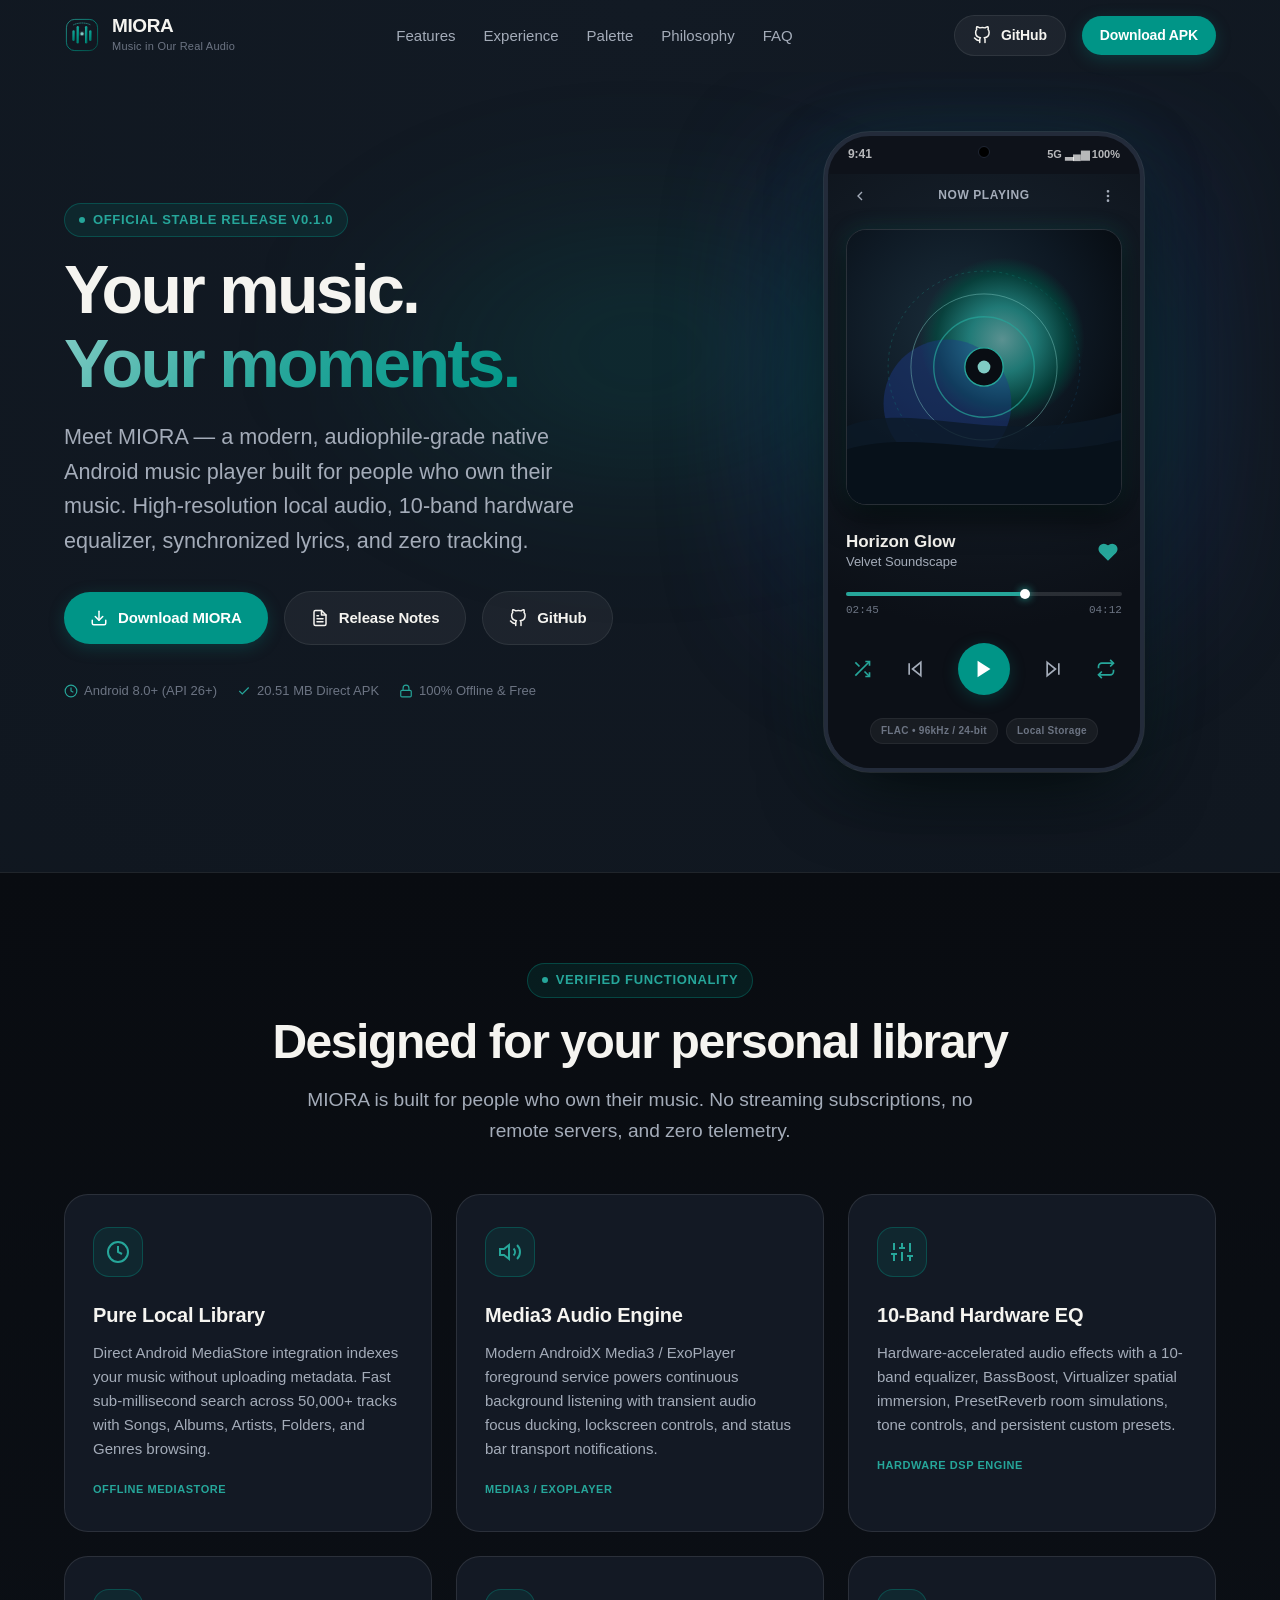
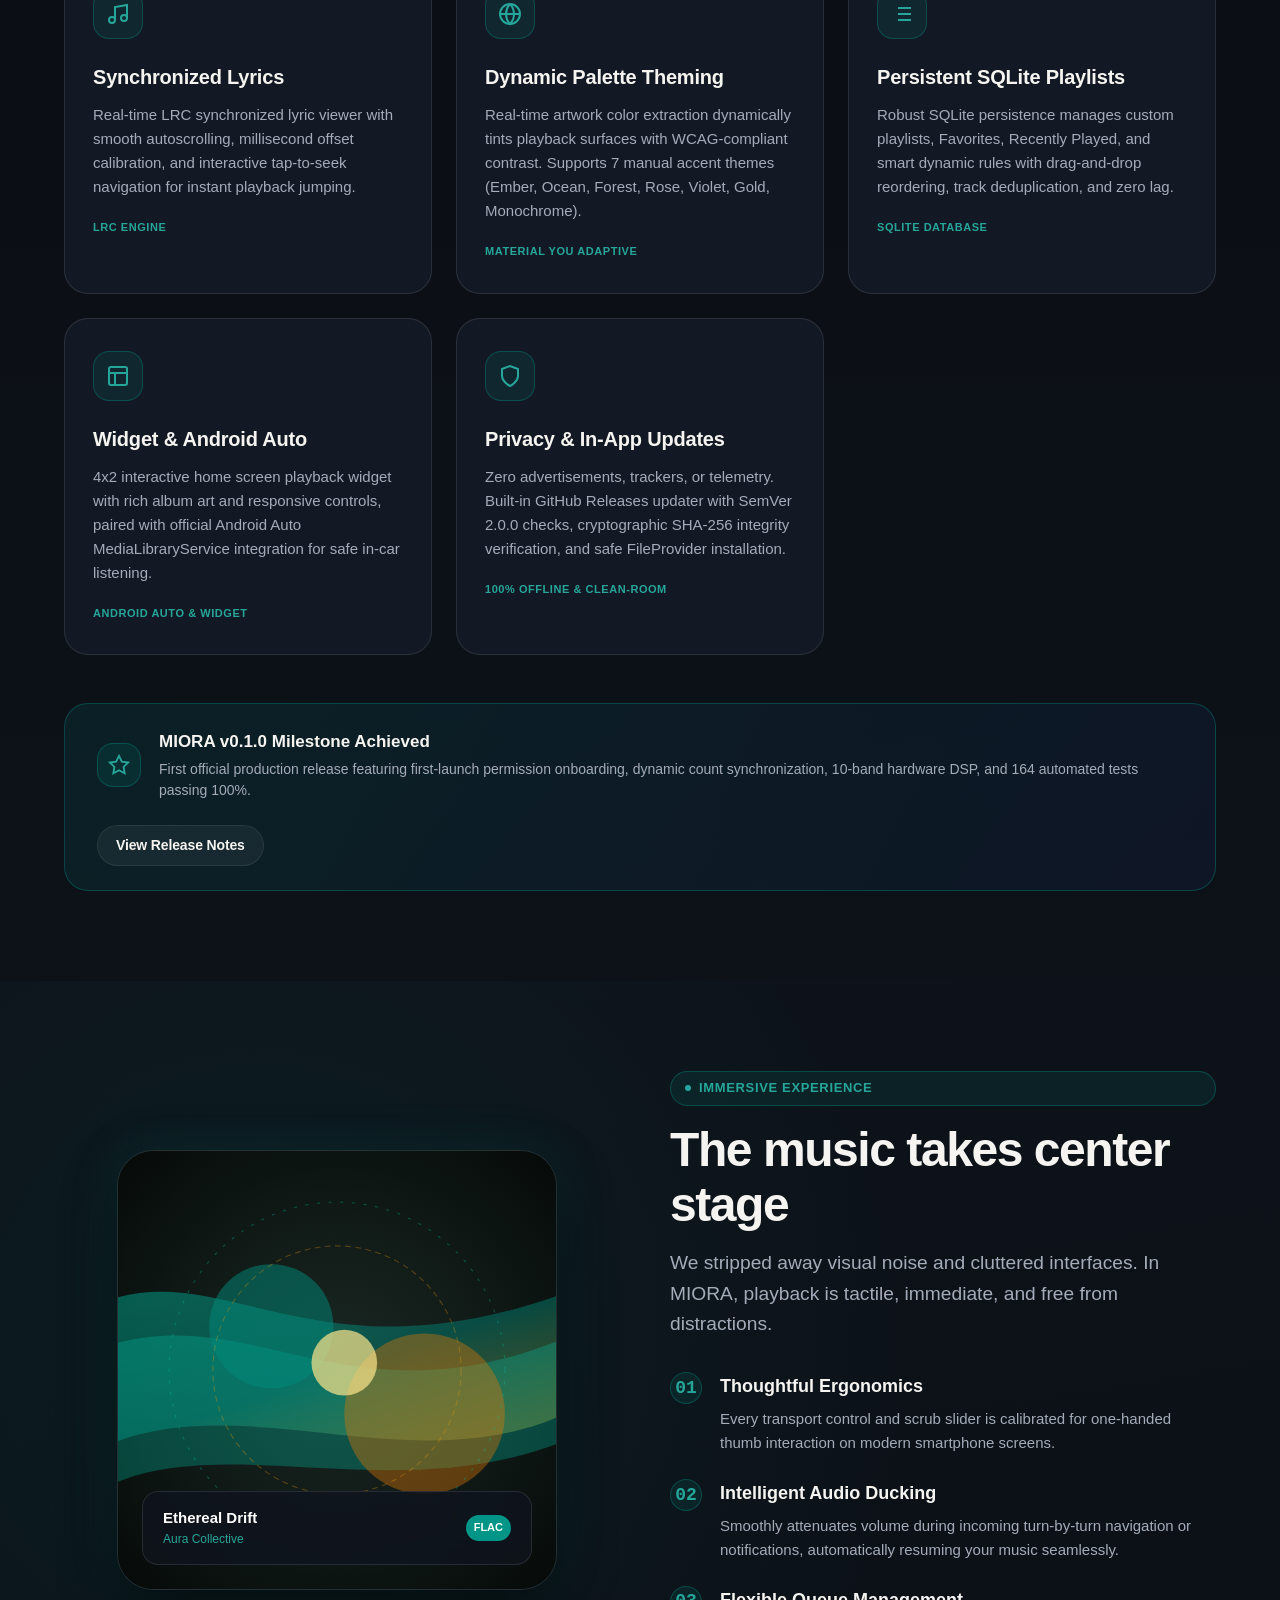
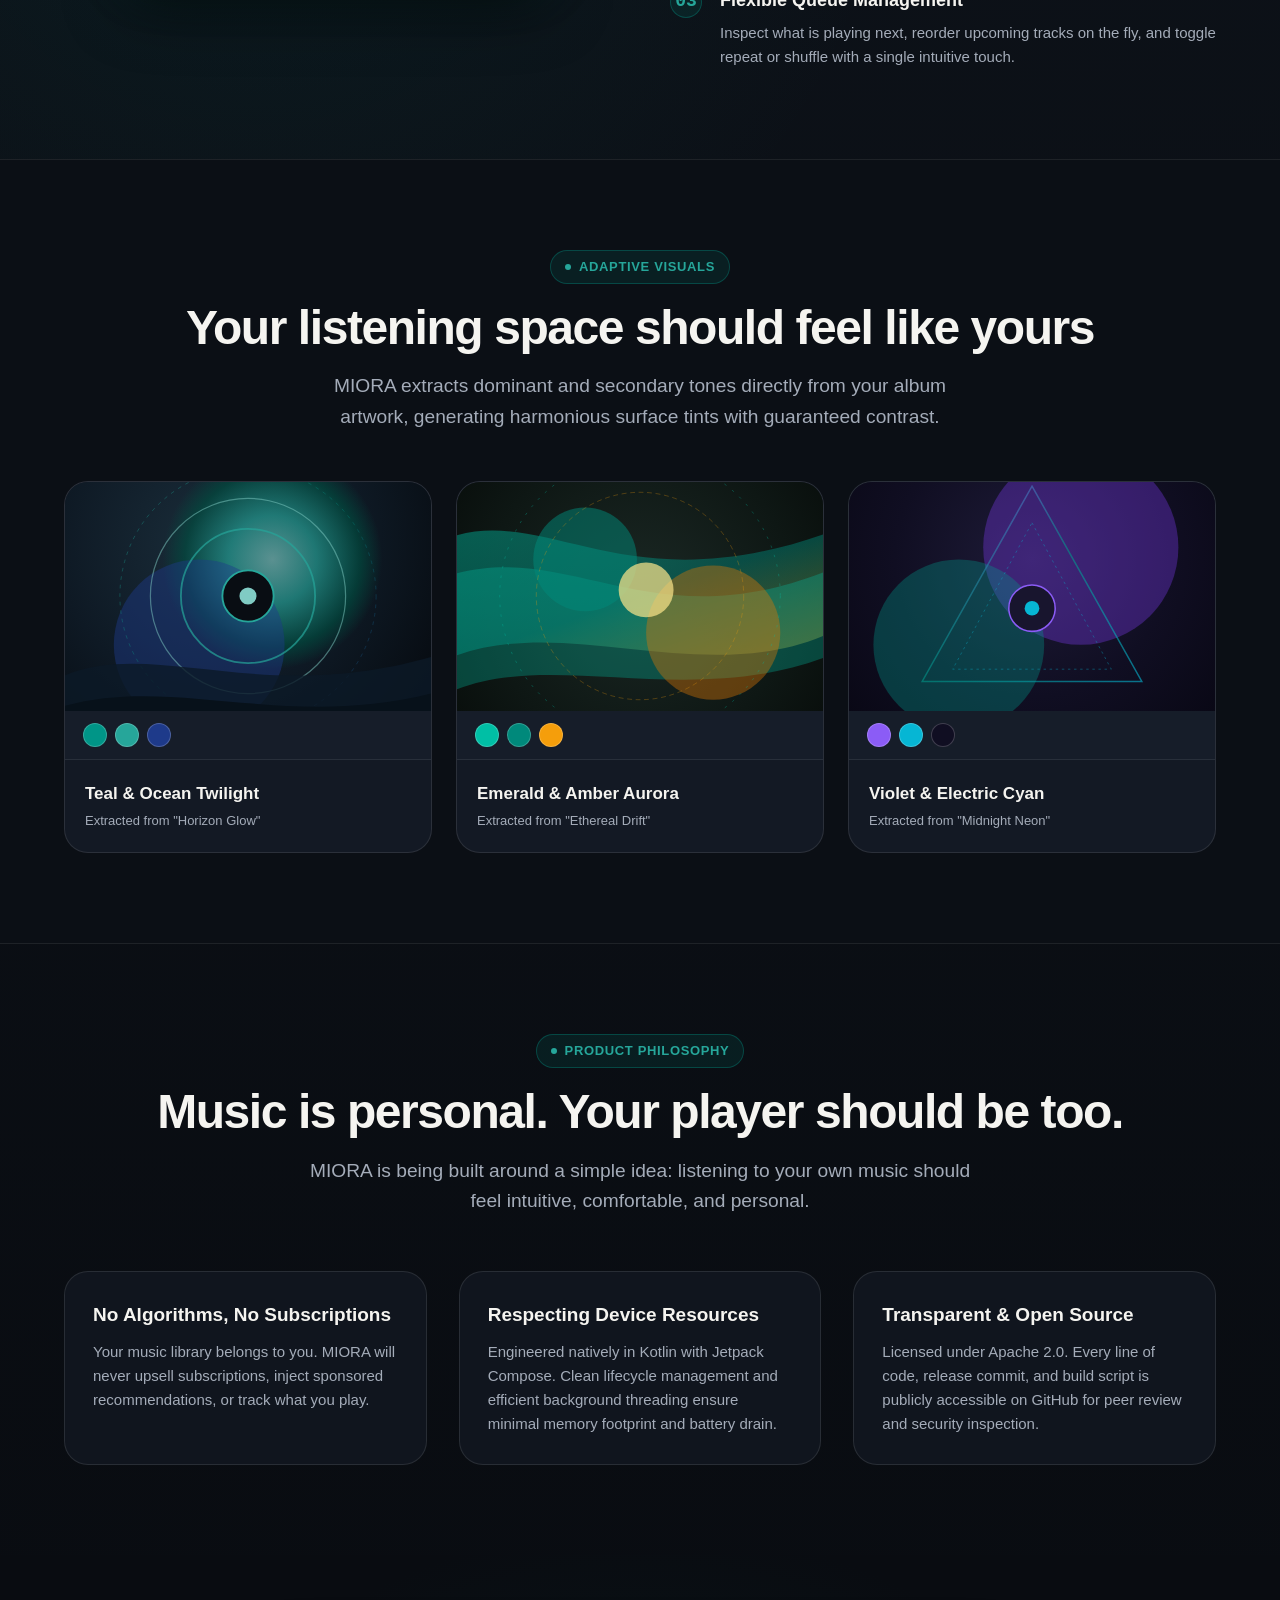
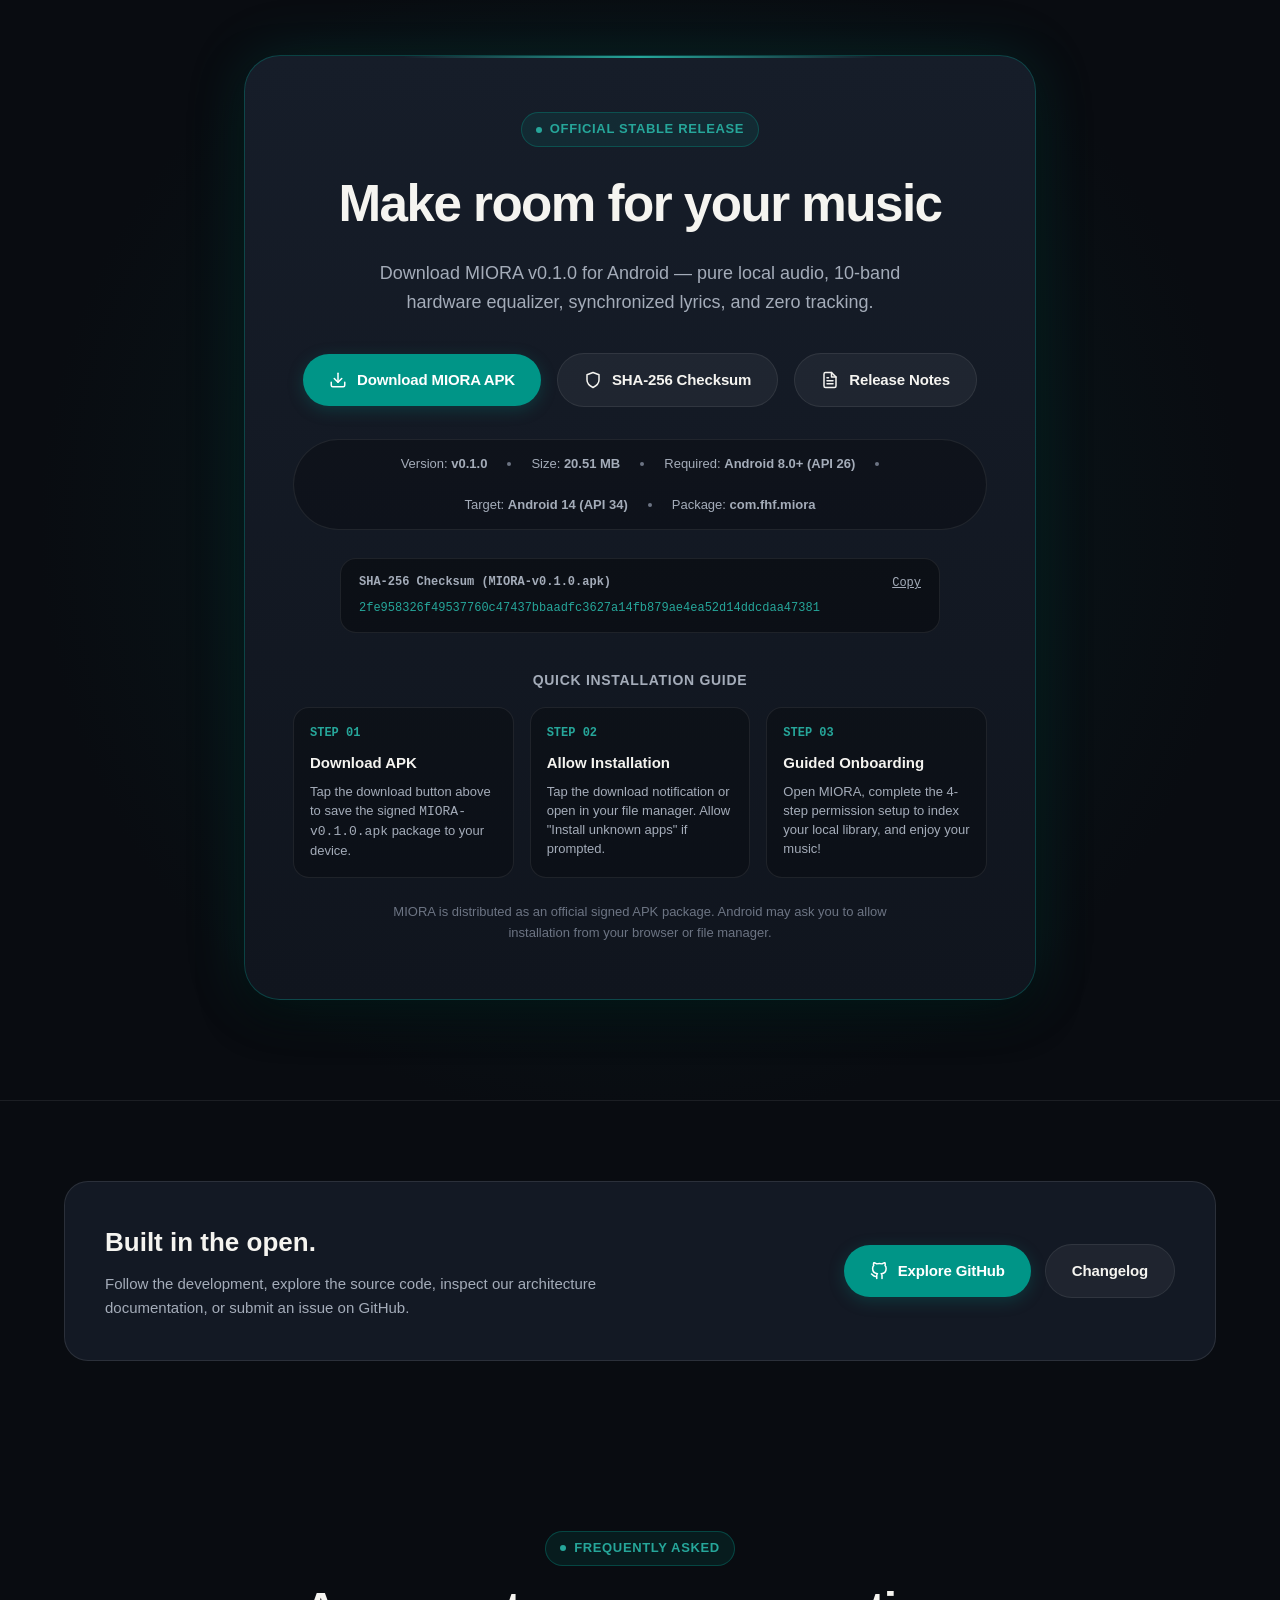
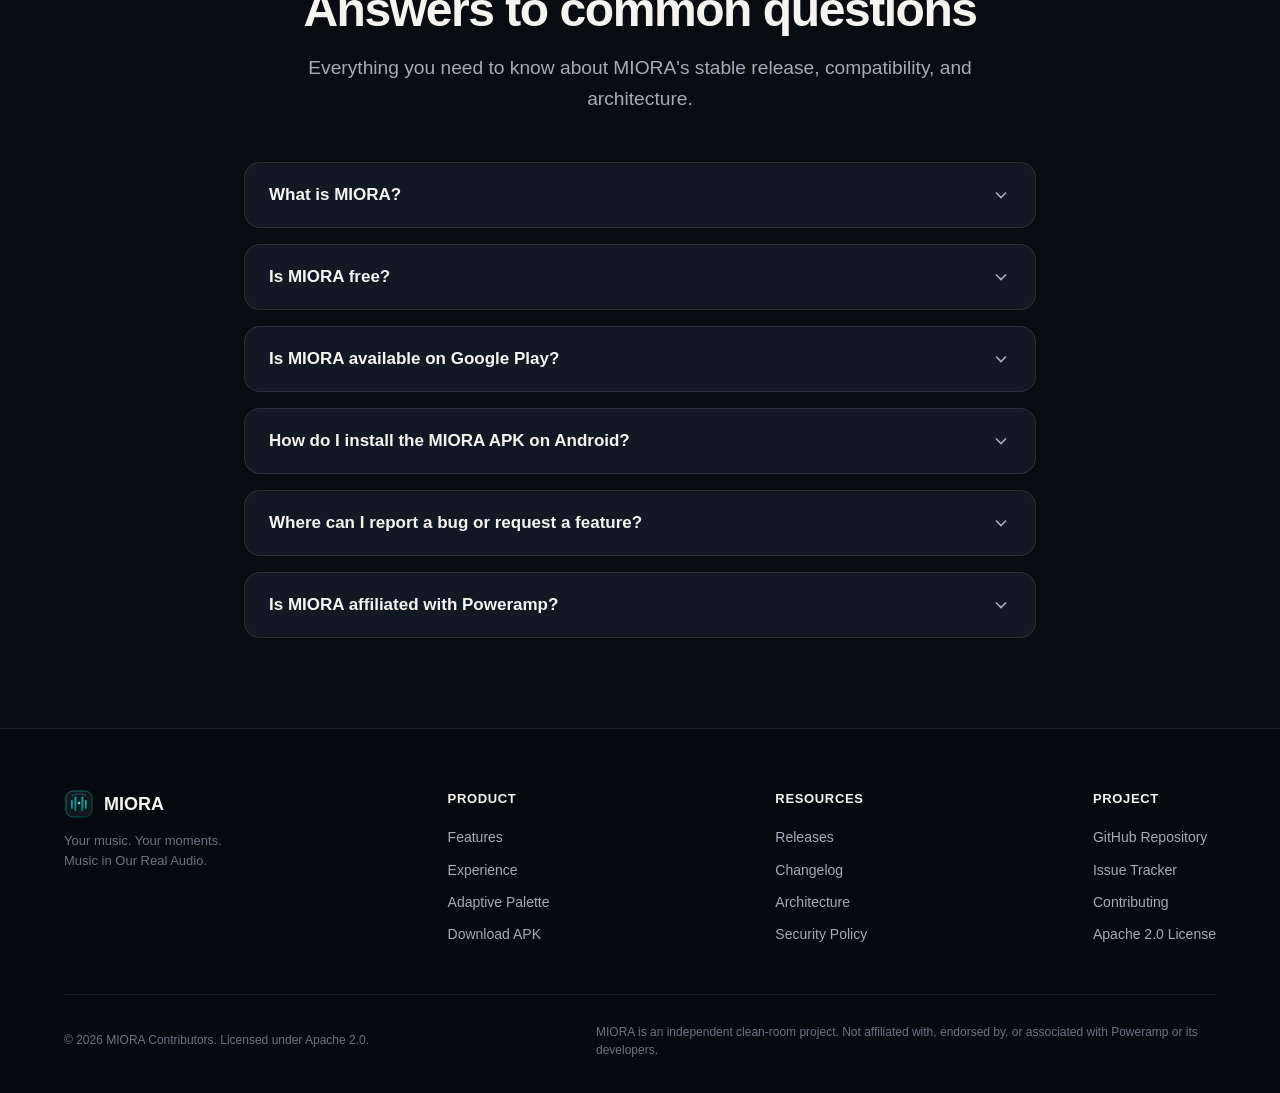
<file: docs/index.html>
<!DOCTYPE html>
<html lang="en">
<head>
  <meta charset="UTF-8">
  <meta name="viewport" content="width=device-width, initial-scale=1.0">
  <title>MIORA — Your Music. Your Moments.</title>
  <meta name="description" content="Discover MIORA, an independent, audiophile-grade native Android music player. Featuring pure offline playback, 10-band hardware equalizer, synced lyrics, dynamic artwork theming, and zero tracking.">
  <meta name="theme-color" content="#090C11">
  <link rel="canonical" href="https://mefahim.github.io/MIORA/">

  <!-- Open Graph / Facebook -->
  <meta property="og:type" content="website">
  <meta property="og:url" content="https://mefahim.github.io/MIORA/">
  <meta property="og:site_name" content="MIORA">
  <meta property="og:title" content="MIORA — Your Music. Your Moments. | Official Android Music Player">
  <meta property="og:description" content="Discover MIORA, an independent, audiophile-grade native Android music player. Featuring pure offline playback, 10-band hardware equalizer, synced lyrics, dynamic artwork theming, and zero tracking.">
  <meta property="og:image" content="https://mefahim.github.io/MIORA/assets/og-image.svg">

  <!-- Twitter Card -->
  <meta name="twitter:card" content="summary_large_image">
  <meta name="twitter:title" content="MIORA — Your Music. Your Moments. | Official Android Music Player">
  <meta name="twitter:description" content="Discover MIORA, an independent, audiophile-grade native Android music player. Featuring pure offline playback, 10-band hardware equalizer, synced lyrics, dynamic artwork theming, and zero tracking.">
  <meta name="twitter:image" content="https://mefahim.github.io/MIORA/assets/og-image.svg">

  <!-- Favicon -->
  <link rel="icon" type="image/svg+xml" href="assets/favicon.svg">
  <link rel="apple-touch-icon" href="assets/favicon.svg">

  <!-- Styles -->
  <link rel="stylesheet" href="css/main.css">
</head>
<body>
  <!-- Accessible Skip Navigation -->
  <a href="#main-content" class="skip-link">Skip to main content</a>

  <!-- Navigation Bar -->
  <header class="site-header" role="banner">
    <div class="container nav-container">
      <a href="#" class="brand-wrapper" aria-label="MIORA Home">
        <img src="assets/miora-logo.svg" alt="MIORA Logo" class="brand-logo-img" width="36" height="36">
        <div class="brand-text-group">
          <span class="brand-name">MIORA</span>
          <span class="brand-descriptor">Music in Our Real Audio</span>
        </div>
      </a>

      <nav class="nav-menu" aria-label="Main Navigation">
        <a href="#features" class="nav-link">Features</a>
        <a href="#experience" class="nav-link">Experience</a>
        <a href="#palette" class="nav-link">Palette</a>
        <a href="#philosophy" class="nav-link">Philosophy</a>
        <a href="#faq" class="nav-link">FAQ</a>
      </nav>

      <div class="nav-actions">
        <a href="https://github.com/mefahim/MIORA" class="btn btn-secondary btn-sm" target="_blank" rel="noopener noreferrer" data-repo-url>
          <svg class="btn-icon" viewBox="0 0 24 24"><path d="M9 19c-5 1.5-5-2.5-7-3m14 6v-3.87a3.37 3.37 0 0 0-.94-2.61c3.14-.35 6.44-1.54 6.44-7A5.44 5.44 0 0 0 20 4.77 5.07 5.07 0 0 0 19.91 1S18.73.65 16 2.48a13.38 13.38 0 0 0-7 0C6.27.65 5.09 1 5.09 1A5.07 5.07 0 0 0 5 4.77a5.44 5.44 0 0 0-1.5 3.78c0 5.42 3.3 6.61 6.44 7A3.37 3.37 0 0 0 9 18.13V22"></path></svg>
          GitHub
        </a>
        <a href="#download" class="btn btn-primary btn-sm">
          Download APK
        </a>
        <button class="mobile-nav-toggle" aria-label="Toggle navigation menu" aria-expanded="false">
          <svg viewBox="0 0 24 24"><line x1="3" y1="12" x2="21" y2="12"></line><line x1="3" y1="6" x2="21" y2="6"></line><line x1="3" y1="18" x2="21" y2="18"></line></svg>
        </button>
      </div>
    </div>
  </header>

  <!-- Mobile Drawer Menu -->
  <div class="mobile-drawer" role="dialog" aria-modal="true" aria-label="Mobile Navigation">
    <ul class="mobile-nav-list">
      <li><a href="#features">Features</a></li>
      <li><a href="#experience">Experience</a></li>
      <li><a href="#palette">Palette</a></li>
      <li><a href="#philosophy">Philosophy</a></li>
      <li><a href="#faq">FAQ</a></li>
      <li><a href="https://github.com/mefahim/MIORA" target="_blank" rel="noopener noreferrer" data-repo-url>GitHub Repository</a></li>
    </ul>
    <a href="https://github.com/mefahim/MIORA/releases/download/v0.1.0/MIORA-v0.1.0.apk" class="btn btn-primary" data-download-apk>
      Download APK
    </a>
  </div>

  <main id="main-content">
    <!-- Hero Section -->
    <section class="hero-section" aria-labelledby="hero-heading">
      <div class="hero-glow" aria-hidden="true"></div>
      <div class="container hero-grid">
        <div class="hero-content">
          <div class="section-badge">
            <span class="dot"></span>
            <span>Official Stable Release <span data-config-version>v0.1.0</span></span>
          </div>

          <h1 id="hero-heading" class="hero-headline">
            Your music.<br>
            <span class="accent-text">Your moments.</span>
          </h1>

          <p class="hero-subcopy">
            Meet MIORA — a modern, audiophile-grade native Android music player built for people who own their music. High-resolution local audio, 10-band hardware equalizer, synchronized lyrics, and zero tracking.
          </p>

          <div class="hero-ctas">
            <a href="https://github.com/mefahim/MIORA/releases/download/v0.1.0/MIORA-v0.1.0.apk" class="btn btn-primary" data-download-apk>
              <svg class="btn-icon" viewBox="0 0 24 24"><path d="M21 15v4a2 2 0 0 1-2 2H5a2 2 0 0 1-2-2v-4"></path><polyline points="7 10 12 15 17 10"></polyline><line x1="12" y1="15" x2="12" y2="3"></line></svg>
              Download MIORA
            </a>
            <a href="https://github.com/mefahim/MIORA/releases/tag/v0.1.0" class="btn btn-secondary" target="_blank" rel="noopener noreferrer" data-release-notes>
              <svg class="btn-icon" viewBox="0 0 24 24"><path d="M14 2H6a2 2 0 0 0-2 2v16a2 2 0 0 0 2 2h12a2 2 0 0 0 2-2V8z"></path><polyline points="14 2 14 8 20 8"></polyline><line x1="16" y1="13" x2="8" y2="13"></line><line x1="16" y1="17" x2="8" y2="17"></line><polyline points="10 9 9 9 8 9"></polyline></svg>
              Release Notes
            </a>
            <a href="https://github.com/mefahim/MIORA" class="btn btn-secondary" target="_blank" rel="noopener noreferrer" data-repo-url>
              <svg class="btn-icon" viewBox="0 0 24 24"><path d="M9 19c-5 1.5-5-2.5-7-3m14 6v-3.87a3.37 3.37 0 0 0-.94-2.61c3.14-.35 6.44-1.54 6.44-7A5.44 5.44 0 0 0 20 4.77 5.07 5.07 0 0 0 19.91 1S18.73.65 16 2.48a13.38 13.38 0 0 0-7 0C6.27.65 5.09 1 5.09 1A5.07 5.07 0 0 0 5 4.77a5.44 5.44 0 0 0-1.5 3.78c0 5.42 3.3 6.61 6.44 7A3.37 3.37 0 0 0 9 18.13V22"></path></svg>
              GitHub
            </a>
          </div>

          <div class="hero-metadata">
            <div class="hero-meta-item">
              <svg viewBox="0 0 24 24"><circle cx="12" cy="12" r="10"></circle><polyline points="12 6 12 12 16 14"></polyline></svg>
              <span>Android 8.0+ (API 26+)</span>
            </div>
            <div class="hero-meta-item">
              <svg viewBox="0 0 24 24"><path d="M20 6L9 17l-5-5"></path></svg>
              <span><span data-config-size>20.51 MB</span> Direct APK</span>
            </div>
            <div class="hero-meta-item">
              <svg viewBox="0 0 24 24"><rect x="3" y="11" width="18" height="11" rx="2" ry="2"></rect><path d="M7 11V7a5 5 0 0 1 10 0v4"></path></svg>
              <span>100% Offline &amp; Free</span>
            </div>
          </div>
        </div>

        <!-- Android Device Mockup (Now Playing Screen) -->
        <div class="mockup-wrapper">
          <div class="mockup-ambient-glow" aria-hidden="true"></div>
          <div class="device-frame" role="region" aria-label="MIORA Now Playing Screen Mockup">
            <!-- Device Status Bar -->
            <div class="device-statusbar">
              <span>9:41</span>
              <div class="device-camera" aria-hidden="true"></div>
              <div class="device-status-icons">5G ▂▄▆ 100%</div>
            </div>

            <!-- App Interface -->
            <div class="device-app">
              <div class="device-topbar">
                <button class="device-icon-btn" aria-label="Back"><svg viewBox="0 0 24 24"><polyline points="15 18 9 12 15 6"></polyline></svg></button>
                <span>Now Playing</span>
                <button class="device-icon-btn" aria-label="Menu"><svg viewBox="0 0 24 24"><circle cx="12" cy="12" r="1"></circle><circle cx="12" cy="5" r="1"></circle><circle cx="12" cy="19" r="1"></circle></svg></button>
              </div>

              <!-- Artwork -->
              <div class="device-artwork-box">
                <img src="assets/artwork-horizon.svg" alt="Album Artwork for Horizon Glow" width="280" height="280" loading="eager">
              </div>

              <!-- Track Meta -->
              <div class="device-track-info">
                <div class="device-track-meta">
                  <h4>Horizon Glow</h4>
                  <p>Velvet Soundscape</p>
                </div>
                <button class="device-icon-btn device-heart-btn" aria-label="Favorite"><svg viewBox="0 0 24 24"><path d="M20.84 4.61a5.5 5.5 0 0 0-7.78 0L12 5.67l-1.06-1.06a5.5 5.5 0 0 0-7.78 7.78l1.06 1.06L12 21.23l7.78-7.78 1.06-1.06a5.5 5.5 0 0 0 0-7.78z"></path></svg></button>
              </div>

              <!-- Scrubber -->
              <div class="device-scrubber-section">
                <div class="device-slider-track">
                  <div class="device-slider-fill"></div>
                  <div class="device-slider-thumb"></div>
                </div>
                <div class="device-time-row">
                  <span id="mockup-elapsed-time">02:45</span>
                  <span>04:12</span>
                </div>
              </div>

              <!-- Transport Controls -->
              <div class="device-controls-row">
                <button class="device-ctrl-btn" aria-label="Shuffle" style="color: var(--accent-light);">
                  <svg viewBox="0 0 24 24"><polyline points="16 3 21 3 21 8"></polyline><line x1="4" y1="20" x2="21" y2="3"></line><polyline points="21 16 21 21 16 21"></polyline><line x1="15" y1="15" x2="21" y2="21"></line><line x1="4" y1="4" x2="9" y2="9"></line></svg>
                </button>
                <button class="device-ctrl-btn" aria-label="Previous Track">
                  <svg viewBox="0 0 24 24"><polygon points="19 20 9 12 19 4 19 20"></polygon><line x1="5" y1="19" x2="5" y2="5"></line></svg>
                </button>
                <button id="mockup-play-btn" class="device-play-btn" aria-label="Play playback simulation">
                  <svg id="mockup-play-icon" viewBox="0 0 24 24"><polygon points="5 3 19 12 5 21 5 3"></polygon></svg>
                  <svg id="mockup-pause-icon" viewBox="0 0 24 24" style="display:none;"><rect x="6" y="4" width="4" height="16"></rect><rect x="14" y="4" width="4" height="16"></rect></svg>
                </button>
                <button class="device-ctrl-btn" aria-label="Next Track">
                  <svg viewBox="0 0 24 24"><polygon points="5 4 15 12 5 20 5 4"></polygon><line x1="19" y1="5" x2="19" y2="19"></line></svg>
                </button>
                <button class="device-ctrl-btn" aria-label="Repeat Mode" style="color: var(--accent-light);">
                  <svg viewBox="0 0 24 24"><polyline points="17 1 21 5 17 9"></polyline><path d="M3 11V9a4 4 0 0 1 4-4h14"></path><polyline points="7 23 3 19 7 15"></polyline><path d="M21 13v2a4 4 0 0 1-4 4H3"></path></svg>
                </button>
              </div>

              <!-- Format Badge -->
              <div class="device-chip-row">
                <span class="device-chip">FLAC • 96kHz / 24-bit</span>
                <span class="device-chip">Local Storage</span>
              </div>
            </div>
          </div>
        </div>
      </div>
    </section>

    <!-- Product Features Section (Verified Capabilities) -->
    <section id="features" class="features-section" aria-labelledby="features-heading">
      <div class="container">
        <div class="text-center">
          <div class="section-badge">
            <span class="dot"></span>
            <span>Verified Functionality</span>
          </div>
          <h2 id="features-heading" class="section-title">Designed for your personal library</h2>
          <p class="section-description">
            MIORA is built for people who own their music. No streaming subscriptions, no remote servers, and zero telemetry.
          </p>
        </div>

        <div class="features-grid">
          <!-- Feature 1: Pure Local Library -->
          <article class="feature-card">
            <div class="feature-icon-box">
              <svg viewBox="0 0 24 24"><circle cx="12" cy="12" r="10"></circle><path d="M12 6v6l4 2"></path></svg>
            </div>
            <h3 class="feature-title">Pure Local Library</h3>
            <p class="feature-text">
              Direct Android MediaStore integration indexes your music without uploading metadata. Fast sub-millisecond search across 50,000+ tracks with Songs, Albums, Artists, Folders, and Genres browsing.
            </p>
            <span class="feature-tag">Offline MediaStore</span>
          </article>

          <!-- Feature 2: Media3 Audio Engine -->
          <article class="feature-card">
            <div class="feature-icon-box">
              <svg viewBox="0 0 24 24"><polygon points="11 5 6 9 2 9 2 15 6 15 11 19 11 5"></polygon><path d="M19.07 4.93a10 10 0 0 1 0 14.14M15.54 8.46a5 5 0 0 1 0 7.07"></path></svg>
            </div>
            <h3 class="feature-title">Media3 Audio Engine</h3>
            <p class="feature-text">
              Modern AndroidX Media3 / ExoPlayer foreground service powers continuous background listening with transient audio focus ducking, lockscreen controls, and status bar transport notifications.
            </p>
            <span class="feature-tag">Media3 / ExoPlayer</span>
          </article>

          <!-- Feature 3: 10-Band Hardware Equalizer -->
          <article class="feature-card">
            <div class="feature-icon-box">
              <svg viewBox="0 0 24 24"><line x1="4" y1="21" x2="4" y2="14"></line><line x1="4" y1="10" x2="4" y2="3"></line><line x1="12" y1="21" x2="12" y2="12"></line><line x1="12" y1="8" x2="12" y2="3"></line><line x1="20" y1="21" x2="20" y2="16"></line><line x1="20" y1="12" x2="20" y2="3"></line><line x1="1" y1="14" x2="7" y2="14"></line><line x1="9" y1="8" x2="15" y2="8"></line><line x1="17" y1="16" x2="23" y2="16"></line></svg>
            </div>
            <h3 class="feature-title">10-Band Hardware EQ</h3>
            <p class="feature-text">
              Hardware-accelerated audio effects with a 10-band equalizer, BassBoost, Virtualizer spatial immersion, PresetReverb room simulations, tone controls, and persistent custom presets.
            </p>
            <span class="feature-tag">Hardware DSP Engine</span>
          </article>

          <!-- Feature 4: Synchronized Lyrics -->
          <article class="feature-card">
            <div class="feature-icon-box">
              <svg viewBox="0 0 24 24"><path d="M9 18V5l12-2v13"></path><circle cx="6" cy="18" r="3"></circle><circle cx="18" cy="16" r="3"></circle></svg>
            </div>
            <h3 class="feature-title">Synchronized Lyrics</h3>
            <p class="feature-text">
              Real-time LRC synchronized lyric viewer with smooth autoscrolling, millisecond offset calibration, and interactive tap-to-seek navigation for instant playback jumping.
            </p>
            <span class="feature-tag">LRC Engine</span>
          </article>

          <!-- Feature 5: Adaptive Palette & Accents -->
          <article class="feature-card">
            <div class="feature-icon-box">
              <svg viewBox="0 0 24 24"><circle cx="12" cy="12" r="10"></circle><path d="M12 2a14.5 14.5 0 0 0 0 20 14.5 14.5 0 0 0 0-20"></path><path d="M2 12h20"></path></svg>
            </div>
            <h3 class="feature-title">Dynamic Palette Theming</h3>
            <p class="feature-text">
              Real-time artwork color extraction dynamically tints playback surfaces with WCAG-compliant contrast. Supports 7 manual accent themes (Ember, Ocean, Forest, Rose, Violet, Gold, Monochrome).
            </p>
            <span class="feature-tag">Material You Adaptive</span>
          </article>

          <!-- Feature 6: SQLite Playlists -->
          <article class="feature-card">
            <div class="feature-icon-box">
              <svg viewBox="0 0 24 24"><line x1="8" y1="6" x2="21" y2="6"></line><line x1="8" y1="12" x2="21" y2="12"></line><line x1="8" y1="18" x2="21" y2="18"></line><line x1="3" y1="6" x2="3.01" y2="6"></line><line x1="3" y1="12" x2="3.01" y2="12"></line><line x1="3" y1="18" x2="3.01" y2="18"></line></svg>
            </div>
            <h3 class="feature-title">Persistent SQLite Playlists</h3>
            <p class="feature-text">
              Robust SQLite persistence manages custom playlists, Favorites, Recently Played, and smart dynamic rules with drag-and-drop reordering, track deduplication, and zero lag.
            </p>
            <span class="feature-tag">SQLite Database</span>
          </article>

          <!-- Feature 7: Home Widget & Auto -->
          <article class="feature-card">
            <div class="feature-icon-box">
              <svg viewBox="0 0 24 24"><rect x="3" y="3" width="18" height="18" rx="2" ry="2"></rect><line x1="3" y1="9" x2="21" y2="9"></line><line x1="9" y1="21" x2="9" y2="9"></line></svg>
            </div>
            <h3 class="feature-title">Widget &amp; Android Auto</h3>
            <p class="feature-text">
              4x2 interactive home screen playback widget with rich album art and responsive controls, paired with official Android Auto MediaLibraryService integration for safe in-car listening.
            </p>
            <span class="feature-tag">Android Auto &amp; Widget</span>
          </article>

          <!-- Feature 8: Privacy & In-App Updates -->
          <article class="feature-card">
            <div class="feature-icon-box">
              <svg viewBox="0 0 24 24"><path d="M12 22s8-4 8-10V5l-8-3-8 3v7c0 6 8 10 8 10z"></path></svg>
            </div>
            <h3 class="feature-title">Privacy &amp; In-App Updates</h3>
            <p class="feature-text">
              Zero advertisements, trackers, or telemetry. Built-in GitHub Releases updater with SemVer 2.0.0 checks, cryptographic SHA-256 integrity verification, and safe FileProvider installation.
            </p>
            <span class="feature-tag">100% Offline &amp; Clean-Room</span>
          </article>
        </div>

        <!-- Release Spotlight Banner -->
        <div class="release-spotlight-banner">
          <div class="spotlight-content">
            <div class="spotlight-icon">
              <svg viewBox="0 0 24 24"><path d="M12 2l3.09 6.26L22 9.27l-5 4.87 1.18 6.88L12 17.77l-6.18 3.25L7 14.14 2 9.27l6.91-1.01L12 2z"></path></svg>
            </div>
            <div class="spotlight-text">
              <h4>MIORA v0.1.0 Milestone Achieved</h4>
              <p>First official production release featuring first-launch permission onboarding, dynamic count synchronization, 10-band hardware DSP, and 164 automated tests passing 100%.</p>
            </div>
          </div>
          <a href="https://github.com/mefahim/MIORA/releases/tag/v0.1.0" class="btn btn-secondary btn-sm" target="_blank" rel="noopener noreferrer" data-release-notes>
            View Release Notes
          </a>
        </div>
      </div>
    </section>

    <!-- Immersive Player Showcase -->
    <section id="experience" class="showcase-section" aria-labelledby="showcase-heading">
      <div class="container showcase-grid">
        <div class="showcase-artwork-stage">
          <div class="showcase-art-card">
            <img src="assets/artwork-drift.svg" alt="Album Artwork for Ethereal Drift" width="440" height="440" loading="lazy">
            <div class="showcase-floating-chip">
              <div class="chip-meta">
                <h5>Ethereal Drift</h5>
                <p>Aura Collective</p>
              </div>
              <span class="chip-badge">FLAC</span>
            </div>
          </div>
        </div>

        <div class="showcase-details">
          <div class="section-badge">
            <span class="dot"></span>
            <span>Immersive Experience</span>
          </div>
          <h2 id="showcase-heading" class="section-title">The music takes center stage</h2>
          <p class="section-description">
            We stripped away visual noise and cluttered interfaces. In MIORA, playback is tactile, immediate, and free from distractions.
          </p>

          <div class="showcase-points">
            <div class="showcase-point">
              <span class="point-number">01</span>
              <div class="point-body">
                <h4>Thoughtful Ergonomics</h4>
                <p>Every transport control and scrub slider is calibrated for one-handed thumb interaction on modern smartphone screens.</p>
              </div>
            </div>

            <div class="showcase-point">
              <span class="point-number">02</span>
              <div class="point-body">
                <h4>Intelligent Audio Ducking</h4>
                <p>Smoothly attenuates volume during incoming turn-by-turn navigation or notifications, automatically resuming your music seamlessly.</p>
              </div>
            </div>

            <div class="showcase-point">
              <span class="point-number">03</span>
              <div class="point-body">
                <h4>Flexible Queue Management</h4>
                <p>Inspect what is playing next, reorder upcoming tracks on the fly, and toggle repeat or shuffle with a single intuitive touch.</p>
              </div>
            </div>
          </div>
        </div>
      </div>
    </section>

    <!-- Personalization / Dynamic Palette Section -->
    <section id="palette" class="palette-section" aria-labelledby="palette-heading">
      <div class="container">
        <div class="text-center">
          <div class="section-badge">
            <span class="dot"></span>
            <span>Adaptive Visuals</span>
          </div>
          <h2 id="palette-heading" class="section-title">Your listening space should feel like yours</h2>
          <p class="section-description">
            MIORA extracts dominant and secondary tones directly from your album artwork, generating harmonious surface tints with guaranteed contrast.
          </p>
        </div>

        <div class="palette-demo-grid">
          <!-- Palette 1 -->
          <div class="palette-sample-card">
            <div class="palette-sample-art">
              <img src="assets/artwork-horizon.svg" alt="Horizon Glow artwork sample" width="360" height="225" loading="lazy">
            </div>
            <div class="palette-swatches">
              <div class="swatch" style="background: #009587;" title="Primary Accent"></div>
              <div class="swatch" style="background: #26A69A;" title="Light Tone"></div>
              <div class="swatch" style="background: #1E3A8A;" title="Deep Undertone"></div>
            </div>
            <div class="palette-sample-info">
              <h4>Teal &amp; Ocean Twilight</h4>
              <p>Extracted from "Horizon Glow"</p>
            </div>
          </div>

          <!-- Palette 2 -->
          <div class="palette-sample-card">
            <div class="palette-sample-art">
              <img src="assets/artwork-drift.svg" alt="Ethereal Drift artwork sample" width="360" height="225" loading="lazy">
            </div>
            <div class="palette-swatches">
              <div class="swatch" style="background: #00BFA5;" title="Primary Accent"></div>
              <div class="swatch" style="background: #00897B;" title="Light Tone"></div>
              <div class="swatch" style="background: #F59E0B;" title="Deep Undertone"></div>
            </div>
            <div class="palette-sample-info">
              <h4>Emerald &amp; Amber Aurora</h4>
              <p>Extracted from "Ethereal Drift"</p>
            </div>
          </div>

          <!-- Palette 3 -->
          <div class="palette-sample-card">
            <div class="palette-sample-art">
              <img src="assets/artwork-midnight.svg" alt="Midnight Neon artwork sample" width="360" height="225" loading="lazy">
            </div>
            <div class="palette-swatches">
              <div class="swatch" style="background: #8B5CF6;" title="Primary Accent"></div>
              <div class="swatch" style="background: #06B6D4;" title="Light Tone"></div>
              <div class="swatch" style="background: #100E22;" title="Deep Undertone"></div>
            </div>
            <div class="palette-sample-info">
              <h4>Violet &amp; Electric Cyan</h4>
              <p>Extracted from "Midnight Neon"</p>
            </div>
          </div>
        </div>
      </div>
    </section>

    <!-- Why MIORA / Product Philosophy -->
    <section id="philosophy" class="philosophy-section" aria-labelledby="philosophy-heading">
      <div class="container">
        <div class="text-center">
          <div class="section-badge">
            <span class="dot"></span>
            <span>Product Philosophy</span>
          </div>
          <h2 id="philosophy-heading" class="section-title">Music is personal. Your player should be too.</h2>
          <p class="section-description">
            MIORA is being built around a simple idea: listening to your own music should feel intuitive, comfortable, and personal.
          </p>
        </div>

        <div class="philosophy-grid">
          <div class="philosophy-item">
            <h3>No Algorithms, No Subscriptions</h3>
            <p>
              Your music library belongs to you. MIORA will never upsell subscriptions, inject sponsored recommendations, or track what you play.
            </p>
          </div>

          <div class="philosophy-item">
            <h3>Respecting Device Resources</h3>
            <p>
              Engineered natively in Kotlin with Jetpack Compose. Clean lifecycle management and efficient background threading ensure minimal memory footprint and battery drain.
            </p>
          </div>

          <div class="philosophy-item">
            <h3>Transparent &amp; Open Source</h3>
            <p>
              Licensed under Apache 2.0. Every line of code, release commit, and build script is publicly accessible on GitHub for peer review and security inspection.
            </p>
          </div>
        </div>
      </div>
    </section>

    <!-- Download Section (Single Source Configured) -->
    <section id="download" class="download-section" aria-labelledby="download-heading">
      <div class="container container-narrow">
        <div class="download-card">
          <div class="section-badge">
            <span class="dot"></span>
            <span>Official Stable Release</span>
          </div>

          <h2 id="download-heading" class="download-title">Make room for your music</h2>
          <p class="download-desc">
            Download MIORA v0.1.0 for Android — pure local audio, 10-band hardware equalizer, synchronized lyrics, and zero tracking.
          </p>

          <div class="download-actions-group">
            <a href="https://github.com/mefahim/MIORA/releases/download/v0.1.0/MIORA-v0.1.0.apk" class="btn btn-primary" data-download-apk>
              <svg class="btn-icon" viewBox="0 0 24 24"><path d="M21 15v4a2 2 0 0 1-2 2H5a2 2 0 0 1-2-2v-4"></path><polyline points="7 10 12 15 17 10"></polyline><line x1="12" y1="15" x2="12" y2="3"></line></svg>
              Download MIORA APK
            </a>
            <a href="https://github.com/mefahim/MIORA/releases/download/v0.1.0/MIORA-v0.1.0.apk.sha256" class="btn btn-secondary" target="_blank" rel="noopener noreferrer" data-checksum-url>
              <svg class="btn-icon" viewBox="0 0 24 24"><path d="M12 22s8-4 8-10V5l-8-3-8 3v7c0 6 8 10 8 10z"></path></svg>
              SHA-256 Checksum
            </a>
            <a href="https://github.com/mefahim/MIORA/releases/tag/v0.1.0" class="btn btn-secondary" target="_blank" rel="noopener noreferrer" data-release-notes>
              <svg class="btn-icon" viewBox="0 0 24 24"><path d="M14 2H6a2 2 0 0 0-2 2v16a2 2 0 0 0 2 2h12a2 2 0 0 0 2-2V8z"></path><polyline points="14 2 14 8 20 8"></polyline><line x1="16" y1="13" x2="8" y2="13"></line><line x1="16" y1="17" x2="8" y2="17"></line><polyline points="10 9 9 9 8 9"></polyline></svg>
              Release Notes
            </a>
          </div>

          <div class="release-metadata-pillbox">
            <span>Version: <strong data-config-version>v0.1.0</strong></span>
            <span class="meta-divider" aria-hidden="true"></span>
            <span>Size: <strong data-config-size>20.51 MB</strong></span>
            <span class="meta-divider" aria-hidden="true"></span>
            <span>Required: <strong data-config-android>Android 8.0+ (API 26)</strong></span>
            <span class="meta-divider" aria-hidden="true"></span>
            <span>Target: <strong data-config-target-android>Android 14 (API 34)</strong></span>
            <span class="meta-divider" aria-hidden="true"></span>
            <span>Package: <strong data-config-package>com.fhf.miora</strong></span>
          </div>

          <div class="checksum-drawer">
            <div class="checksum-header">
              <span>SHA-256 Checksum (MIORA-v0.1.0.apk)</span>
              <button id="copy-checksum-btn" style="color:var(--text-secondary); font-size:0.75rem; text-decoration:underline;">Copy</button>
            </div>
            <div class="checksum-value" data-config-sha256>
              2fe958326f49537760c47437bbaadfc3627a14fb879ae4ea52d14ddcdaa47381
            </div>
          </div>

          <!-- Installation Guide -->
          <div class="install-guide-section">
            <h4 class="install-guide-title">Quick Installation Guide</h4>
            <div class="install-steps-grid">
              <div class="install-step-card">
                <span class="install-step-num">STEP 01</span>
                <h5>Download APK</h5>
                <p>Tap the download button above to save the signed <code>MIORA-v0.1.0.apk</code> package to your device.</p>
              </div>
              <div class="install-step-card">
                <span class="install-step-num">STEP 02</span>
                <h5>Allow Installation</h5>
                <p>Tap the download notification or open in your file manager. Allow "Install unknown apps" if prompted.</p>
              </div>
              <div class="install-step-card">
                <span class="install-step-num">STEP 03</span>
                <h5>Guided Onboarding</h5>
                <p>Open MIORA, complete the 4-step permission setup to index your local library, and enjoy your music!</p>
              </div>
            </div>
          </div>

          <p class="install-disclaimer">
            MIORA is distributed as an official signed APK package. Android may ask you to allow installation from your browser or file manager.
          </p>
        </div>
      </div>
    </section>

    <!-- Open Source & GitHub Section -->
    <section id="github" class="github-section" aria-labelledby="github-heading">
      <div class="container">
        <div class="github-box">
          <div class="github-info">
            <h2 id="github-heading" style="font-size:1.625rem; font-weight:800; color:var(--text-primary); margin-bottom:8px;">Built in the open.</h2>
            <p>
              Follow the development, explore the source code, inspect our architecture documentation, or submit an issue on GitHub.
            </p>
          </div>

          <div class="github-links-row">
            <a href="https://github.com/mefahim/MIORA" class="btn btn-primary" target="_blank" rel="noopener noreferrer" data-repo-url>
              <svg class="btn-icon" viewBox="0 0 24 24"><path d="M9 19c-5 1.5-5-2.5-7-3m14 6v-3.87a3.37 3.37 0 0 0-.94-2.61c3.14-.35 6.44-1.54 6.44-7A5.44 5.44 0 0 0 20 4.77 5.07 5.07 0 0 0 19.91 1S18.73.65 16 2.48a13.38 13.38 0 0 0-7 0C6.27.65 5.09 1 5.09 1A5.07 5.07 0 0 0 5 4.77a5.44 5.44 0 0 0-1.5 3.78c0 5.42 3.3 6.61 6.44 7A3.37 3.37 0 0 0 9 18.13V22"></path></svg>
              Explore GitHub
            </a>
            <a href="https://github.com/mefahim/MIORA/blob/main/CHANGELOG.md" class="btn btn-secondary" target="_blank" rel="noopener noreferrer">
              Changelog
            </a>
          </div>
        </div>
      </div>
    </section>

    <!-- FAQ Section (Accessible Accordion) -->
    <section id="faq" class="faq-section" aria-labelledby="faq-heading">
      <div class="container container-narrow">
        <div class="text-center">
          <div class="section-badge">
            <span class="dot"></span>
            <span>Frequently Asked</span>
          </div>
          <h2 id="faq-heading" class="section-title">Answers to common questions</h2>
          <p class="section-description">
            Everything you need to know about MIORA's stable release, compatibility, and architecture.
          </p>
        </div>

        <div class="faq-list" role="region" aria-label="Frequently Asked Questions">
          <!-- Q1 -->
          <div class="faq-item">
            <button class="faq-question-btn" aria-expanded="false" aria-controls="faq-a1" id="faq-q1">
              <span>What is MIORA?</span>
              <svg class="faq-icon" viewBox="0 0 24 24"><polyline points="6 9 12 15 18 9"></polyline></svg>
            </button>
            <div class="faq-answer-panel" id="faq-a1" role="region" aria-labelledby="faq-q1">
              <div class="faq-answer-content">
                MIORA (Music in Our Real Audio) is an independent, clean-room native Android music player crafted specifically for personal offline music collections. It focuses on intuitive playback ergonomics, 10-band hardware equalizer DSP, synchronized LRC lyrics, dynamic album art color palettes, and respect for device resources.
              </div>
            </div>
          </div>

          <!-- Q2 -->
          <div class="faq-item">
            <button class="faq-question-btn" aria-expanded="false" aria-controls="faq-a2" id="faq-q2">
              <span>Is MIORA free?</span>
              <svg class="faq-icon" viewBox="0 0 24 24"><polyline points="6 9 12 15 18 9"></polyline></svg>
            </button>
            <div class="faq-answer-panel" id="faq-a2" role="region" aria-labelledby="faq-q2">
              <div class="faq-answer-content">
                Yes. MIORA is completely free, open source, and built without advertisements, in-app purchases, or subscription paywalls.
              </div>
            </div>
          </div>

          <!-- Q3 -->
          <div class="faq-item">
            <button class="faq-question-btn" aria-expanded="false" aria-controls="faq-a3" id="faq-q3">
              <span>Is MIORA available on Google Play?</span>
              <svg class="faq-icon" viewBox="0 0 24 24"><polyline points="6 9 12 15 18 9"></polyline></svg>
            </button>
            <div class="faq-answer-panel" id="faq-a3" role="region" aria-labelledby="faq-q3">
              <div class="faq-answer-content">
                MIORA is currently distributed directly via GitHub Releases as an official signed APK. This ensures direct access to stable releases, zero store tracking or account mandates, and complete user privacy. Google Play distribution may be introduced in a future release cycle.
              </div>
            </div>
          </div>

          <!-- Q4 -->
          <div class="faq-item">
            <button class="faq-question-btn" aria-expanded="false" aria-controls="faq-a4" id="faq-q4">
              <span>How do I install the MIORA APK on Android?</span>
              <svg class="faq-icon" viewBox="0 0 24 24"><polyline points="6 9 12 15 18 9"></polyline></svg>
            </button>
            <div class="faq-answer-panel" id="faq-a4" role="region" aria-labelledby="faq-q4">
              <div class="faq-answer-content">
                Download the official APK file (<code>MIORA-v0.1.0.apk</code>) onto your Android device (Android 8.0 or newer). Open your notification drawer or file manager, tap the downloaded APK, and allow installation from your browser or file manager if prompted. After installation, launch MIORA and follow the quick 4-step permission onboarding to scan your local media. Future updates are handled seamlessly via MIORA's built-in update engine.
              </div>
            </div>
          </div>

          <!-- Q5 -->
          <div class="faq-item">
            <button class="faq-question-btn" aria-expanded="false" aria-controls="faq-a5" id="faq-q5">
              <span>Where can I report a bug or request a feature?</span>
              <svg class="faq-icon" viewBox="0 0 24 24"><polyline points="6 9 12 15 18 9"></polyline></svg>
            </button>
            <div class="faq-answer-panel" id="faq-a5" role="region" aria-labelledby="faq-q5">
              <div class="faq-answer-content">
                You can report issues, share logs, or propose new features through our public GitHub Issues tracker at <a href="https://github.com/mefahim/MIORA/issues" target="_blank" rel="noopener noreferrer" style="color:var(--accent-light); text-decoration:underline;">github.com/mefahim/MIORA/issues</a>.
              </div>
            </div>
          </div>

          <!-- Q6 -->
          <div class="faq-item">
            <button class="faq-question-btn" aria-expanded="false" aria-controls="faq-a6" id="faq-q6">
              <span>Is MIORA affiliated with Poweramp?</span>
              <svg class="faq-icon" viewBox="0 0 24 24"><polyline points="6 9 12 15 18 9"></polyline></svg>
            </button>
            <div class="faq-answer-panel" id="faq-a6" role="region" aria-labelledby="faq-q6">
              <div class="faq-answer-content">
                No. MIORA is an independent, clean-room Android music player project. It is not affiliated with, endorsed by, or associated with Poweramp or its developers in any way.
              </div>
            </div>
          </div>
        </div>
      </div>
    </section>
  </main>

  <!-- Footer -->
  <footer class="site-footer" role="contentinfo">
    <div class="container">
      <div class="footer-top">
        <div class="footer-brand-col">
          <div class="footer-logo-group">
            <img src="assets/miora-logo.svg" alt="MIORA logo" class="footer-logo-img" width="30" height="30">
            <span class="footer-brand-name">MIORA</span>
          </div>
          <p class="footer-tagline">
            Your music. Your moments.<br>
            Music in Our Real Audio.
          </p>
        </div>

        <div class="footer-nav-col">
          <h5>Product</h5>
          <ul>
            <li><a href="#features">Features</a></li>
            <li><a href="#experience">Experience</a></li>
            <li><a href="#palette">Adaptive Palette</a></li>
            <li><a href="#download">Download APK</a></li>
          </ul>
        </div>

        <div class="footer-nav-col">
          <h5>Resources</h5>
          <ul>
            <li><a href="https://github.com/mefahim/MIORA/releases" target="_blank" rel="noopener noreferrer" data-releases-url>Releases</a></li>
            <li><a href="https://github.com/mefahim/MIORA/blob/main/CHANGELOG.md" target="_blank" rel="noopener noreferrer">Changelog</a></li>
            <li><a href="https://github.com/mefahim/MIORA/blob/main/docs/ARCHITECTURE.md" target="_blank" rel="noopener noreferrer">Architecture</a></li>
            <li><a href="https://github.com/mefahim/MIORA/blob/main/docs/SECURITY.md" target="_blank" rel="noopener noreferrer">Security Policy</a></li>
          </ul>
        </div>

        <div class="footer-nav-col">
          <h5>Project</h5>
          <ul>
            <li><a href="https://github.com/mefahim/MIORA" target="_blank" rel="noopener noreferrer" data-repo-url>GitHub Repository</a></li>
            <li><a href="https://github.com/mefahim/MIORA/issues" target="_blank" rel="noopener noreferrer">Issue Tracker</a></li>
            <li><a href="https://github.com/mefahim/MIORA/blob/main/CONTRIBUTING.md" target="_blank" rel="noopener noreferrer">Contributing</a></li>
            <li><a href="https://github.com/mefahim/MIORA/blob/main/LICENSE" target="_blank" rel="noopener noreferrer">Apache 2.0 License</a></li>
          </ul>
        </div>
      </div>

      <div class="footer-bottom">
        <p>&copy; <span data-current-year>2026</span> MIORA Contributors. Licensed under Apache 2.0.</p>
        <p class="clean-room-statement">
          MIORA is an independent clean-room project. Not affiliated with, endorsed by, or associated with Poweramp or its developers.
        </p>
      </div>
    </div>
  </footer>

  <!-- Scripts -->
  <script src="js/release-config.js"></script>
  <script src="js/main.js"></script>
</body>
</html>
</file>
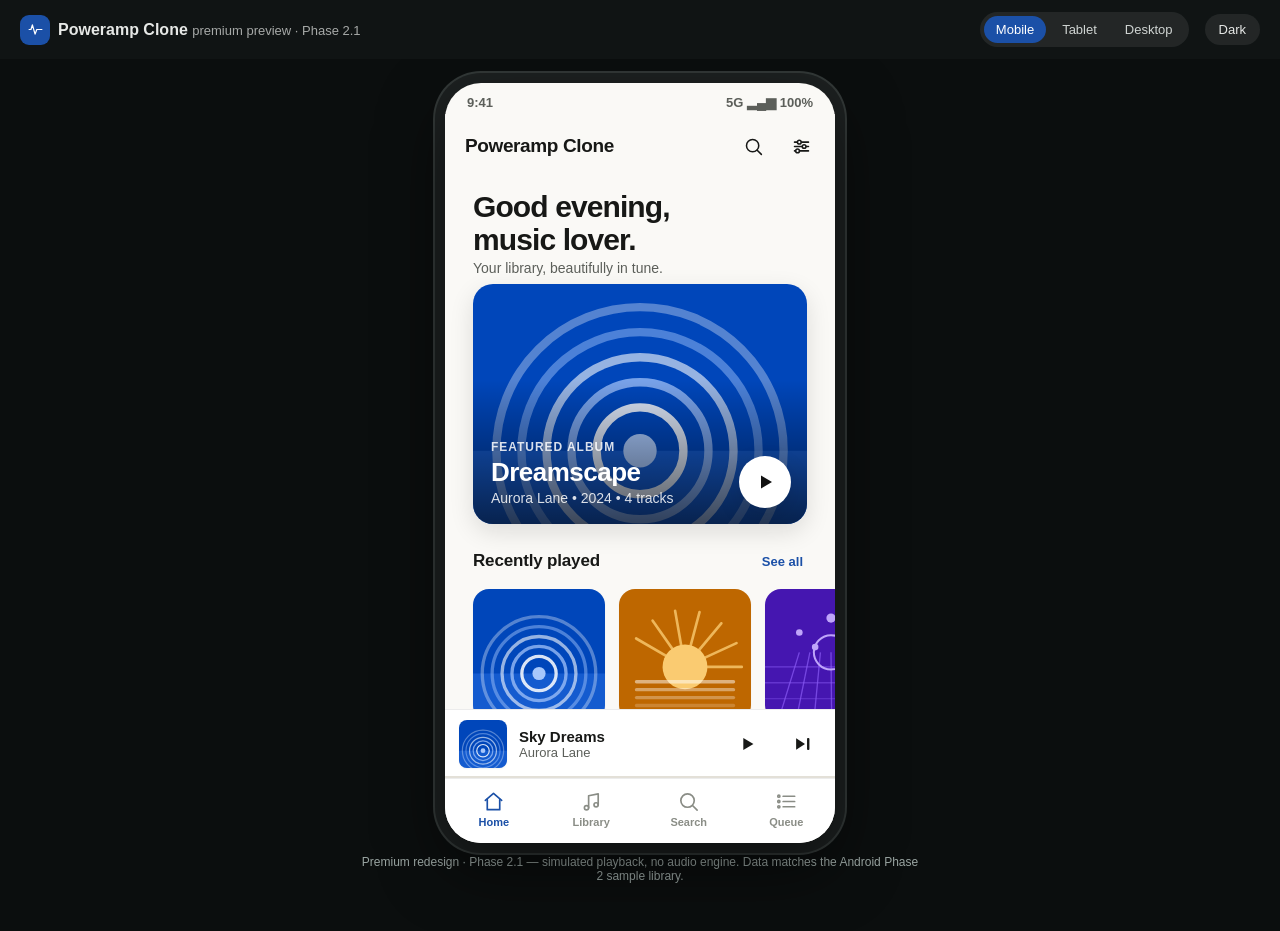
<file: web-preview/index.html>
<!DOCTYPE html>
<html lang="en" data-theme="light" data-accent="dynamic">
<head>
<meta charset="UTF-8">
<meta name="viewport" content="width=device-width, initial-scale=1.0">
<title>Poweramp Clone — Premium Music Player Preview</title>
<link rel="stylesheet" href="css/reset.css">
<link rel="stylesheet" href="css/tokens.css">
<link rel="stylesheet" href="css/layout.css">
<link rel="stylesheet" href="css/components.css">
<link rel="stylesheet" href="css/screens.css">
<link rel="stylesheet" href="css/responsive.css">
</head>
<body>
<div class="preview-toolbar" role="toolbar" aria-label="Preview controls">
  <div class="preview-title"><span class="preview-logo" id="toolbar-logo"></span><span>Poweramp Clone <em>premium preview · Phase 2.1</em></span></div>
  <div class="viewport-switcher" role="group" aria-label="Viewport size">
    <button data-viewport="mobile" class="active" aria-pressed="true">Mobile</button>
    <button data-viewport="tablet" aria-pressed="false">Tablet</button>
    <button data-viewport="desktop" aria-pressed="false">Desktop</button>
  </div>
  <button id="toolbar-theme" class="toolbar-theme" aria-label="Toggle light or dark theme">Dark</button>
</div>

<main class="stage">
  <div id="phone" class="phone viewport-mobile" aria-label="Music player app preview">
    <div class="app">
      <aside class="sidebar" aria-label="Main navigation">
        <div class="brand"><span class="brand-mark" id="brand-mark"></span><span class="brand-name">Poweramp<br>Clone</span></div>
        <nav class="side-nav" aria-label="Primary">
          <button data-nav="home" class="side-item active"><span class="ic"></span>Home</button>
          <button data-nav="library" class="side-item"><span class="ic"></span>Library</button>
          <button data-nav="search" class="side-item"><span class="ic"></span>Search</button>
          <button data-nav="queue" class="side-item"><span class="ic"></span>Queue</button>
        </nav>
        <div class="side-foot">
          <button data-nav="settings" class="side-item"><span class="ic"></span>Settings</button>
          <p class="side-note">Simulated playback<br>20 sample tracks</p>
        </div>
      </aside>
      <div class="main">
        <div class="statusbar" aria-hidden="true"><span>9:41</span><span class="status-icons">5G ▂▄▆ 100%</span></div>
        <div id="screens" class="screens">
          <section class="screen active" id="screen-home" data-screen="home" aria-label="Home"></section>
          <section class="screen" id="screen-library" data-screen="library" aria-label="Library"></section>
          <section class="screen" id="screen-songs" data-screen="songs" aria-label="Songs"></section>
          <section class="screen" id="screen-albums" data-screen="albums" aria-label="Albums"></section>
          <section class="screen" id="screen-artists" data-screen="artists" aria-label="Artists"></section>
          <section class="screen" id="screen-playlists" data-screen="playlists" aria-label="Playlists"></section>
          <section class="screen" id="screen-folders" data-screen="folders" aria-label="Folders"></section>
          <section class="screen" id="screen-genres" data-screen="genres" aria-label="Genres"></section>
          <section class="screen" id="screen-detail" data-screen="detail" aria-label="Details"></section>
          <section class="screen" id="screen-search" data-screen="search" aria-label="Search"></section>
          <section class="screen" id="screen-queue" data-screen="queue" aria-label="Queue"></section>
          <section class="screen" id="screen-settings" data-screen="settings" aria-label="Settings"></section>
          <section class="screen" id="screen-lyrics" data-screen="lyrics" aria-label="Lyrics"></section>
          <section class="screen" id="screen-audioinfo" data-screen="audioinfo" aria-label="Audio info"></section>
          <section class="screen" id="screen-equalizer" data-screen="equalizer" aria-label="Equalizer"></section>
          <section class="screen player-screen" id="screen-player" data-screen="player" aria-label="Now playing"></section>
        </div>
        <div id="miniplayer" class="miniplayer" role="region" aria-label="Mini player"></div>
        <nav id="bottomnav" class="bottomnav" aria-label="Primary navigation">
          <button data-nav="home" class="nav-item active" aria-label="Home"><span class="nav-icon"></span><span>Home</span></button>
          <button data-nav="library" class="nav-item" aria-label="Library"><span class="nav-icon"></span><span>Library</span></button>
          <button data-nav="search" class="nav-item" aria-label="Search"><span class="nav-icon"></span><span>Search</span></button>
          <button data-nav="queue" class="nav-item" aria-label="Queue"><span class="nav-icon"></span><span>Queue</span></button>
        </nav>
      </div>
    </div>
  </div>
  <p class="stage-note">Premium redesign · Phase 2.1 — simulated playback, no audio engine. Data matches the Android Phase 2 sample library.</p>
</main>

<div id="modal-root"></div>
<div id="snackbar" class="snackbar" role="status" aria-live="polite"></div>

<script src="js/data.js"></script>
<script src="js/icons.js"></script>
<script src="js/artwork.js"></script>
<script src="js/theme.js"></script>
<script src="js/player.js"></script>
<script src="js/navigation.js"></script>
<script src="js/library.js"></script>
<script src="js/search.js"></script>
<script src="js/queue.js"></script>
<script src="js/settings.js"></script>
<script src="js/app.js"></script>
</body>
</html>
</file>
<file: docs/css/main.css>
/* ==========================================================================
   MIORA — Official Website Design System & Stylesheet
   Music in Our Real Audio (MIORA) • Clean-room Android Music Player
   ========================================================================== */

:root {
  /* Core Color Palette */
  --bg-canvas: #090C11;
  --bg-surface: #10151E;
  --bg-surface-elevated: #161D29;
  --bg-surface-glass: rgba(16, 21, 30, 0.75);
  --bg-card: #131924;
  --bg-card-hover: #192130;
  --bg-card-subtle: rgba(255, 255, 255, 0.02);

  /* Primary Accent: Signature Deep Teal */
  --accent: #009587;
  --accent-light: #26A69A;
  --accent-hover: #00897B;
  --accent-pressed: #00796B;
  --accent-glow: rgba(0, 149, 135, 0.25);
  --accent-subtle: rgba(0, 149, 135, 0.12);
  --accent-border: rgba(0, 149, 135, 0.35);

  /* Warm Off-White Typography */
  --text-primary: #F5F4F0;
  --text-secondary: #A4ACB9;
  --text-tertiary: #6C7483;
  --text-inverse: #090C11;

  /* Borders & Dividers */
  --border-subtle: rgba(255, 255, 255, 0.08);
  --border-card: rgba(255, 255, 255, 0.1);
  --border-hover: rgba(0, 149, 135, 0.45);
  --border-active: #009587;

  /* Elevation & Shadows */
  --shadow-subtle: 0 4px 20px rgba(0, 0, 0, 0.4);
  --shadow-elevated: 0 16px 40px rgba(0, 0, 0, 0.55);
  --shadow-glow: 0 0 60px rgba(0, 149, 135, 0.18);
  --shadow-device: 0 30px 80px -20px rgba(0, 0, 0, 0.8), 0 0 70px rgba(0, 149, 135, 0.12);

  /* Radii */
  --radius-xs: 6px;
  --radius-sm: 10px;
  --radius-md: 16px;
  --radius-lg: 24px;
  --radius-xl: 36px;
  --radius-pill: 9999px;

  /* Transitions */
  --ease-spring: cubic-bezier(0.16, 1, 0.3, 1);
  --duration-fast: 150ms;
  --duration-normal: 250ms;
  --duration-slow: 400ms;

  /* Layout */
  --max-width: 1200px;
  --max-width-narrow: 840px;
  --header-height: 72px;

  /* Typography Scale */
  --font-sans: -apple-system, BlinkMacSystemFont, "Segoe UI", Roboto, "Inter", "Helvetica Neue", Arial, sans-serif;
  --font-mono: ui-monospace, SFMono-Regular, "SF Mono", Menlo, Consolas, monospace;
}

/* Base Reset & Box Sizing */
*, *::before, *::after {
  box-sizing: border-box;
  margin: 0;
  padding: 0;
}

html {
  font-family: var(--font-sans);
  background-color: var(--bg-canvas);
  color: var(--text-primary);
  scroll-behavior: smooth;
  -webkit-font-smoothing: antialiased;
  -moz-osx-font-smoothing: grayscale;
  line-height: 1.6;
}

body {
  min-height: 100vh;
  overflow-x: hidden;
  background: radial-gradient(circle at 50% 0%, #121A24 0%, var(--bg-canvas) 65%);
  display: flex;
  flex-direction: column;
}

/* Accessibility: Skip Link */
.skip-link {
  position: absolute;
  top: -100px;
  left: 24px;
  background: var(--accent);
  color: #FFFFFF;
  padding: 12px 20px;
  border-radius: var(--radius-sm);
  font-weight: 600;
  z-index: 10000;
  text-decoration: none;
  transition: top var(--duration-fast) ease;
}

.skip-link:focus {
  top: 16px;
  outline: 2px solid #FFFFFF;
}

/* Focus Visible Management */
:focus-visible {
  outline: 2px solid var(--accent-light);
  outline-offset: 3px;
}

a {
  color: inherit;
  text-decoration: none;
}

button {
  font-family: inherit;
  cursor: pointer;
  border: none;
  background: none;
}

img, svg {
  display: block;
  max-width: 100%;
}

/* Container */
.container {
  width: 100%;
  max-width: var(--max-width);
  margin: 0 auto;
  padding: 0 24px;
}

.container-narrow {
  max-width: var(--max-width-narrow);
}

/* Typography Utilities */
.section-badge {
  display: inline-flex;
  align-items: center;
  gap: 8px;
  padding: 6px 14px;
  border-radius: var(--radius-pill);
  background: var(--accent-subtle);
  border: 1px solid var(--accent-border);
  color: var(--accent-light);
  font-size: 0.8125rem;
  font-weight: 600;
  letter-spacing: 0.05em;
  text-transform: uppercase;
  margin-bottom: 16px;
}

.section-badge .dot {
  width: 6px;
  height: 6px;
  border-radius: 50%;
  background: var(--accent-light);
  animation: pulse-dot 2s infinite ease-in-out;
}

@keyframes pulse-dot {
  0%, 100% { opacity: 1; transform: scale(1); }
  50% { opacity: 0.4; transform: scale(0.85); }
}

.section-title {
  font-size: clamp(2rem, 4vw, 3rem);
  font-weight: 800;
  line-height: 1.15;
  letter-spacing: -0.03em;
  color: var(--text-primary);
  margin-bottom: 16px;
}

.section-description {
  font-size: clamp(1.0625rem, 1.5vw, 1.25rem);
  color: var(--text-secondary);
  font-weight: 400;
  line-height: 1.6;
  max-width: 680px;
}

.text-center {
  text-align: center;
}

.text-center .section-description {
  margin-left: auto;
  margin-right: auto;
}

/* Buttons */
.btn {
  display: inline-flex;
  align-items: center;
  justify-content: center;
  gap: 10px;
  padding: 14px 26px;
  border-radius: var(--radius-pill);
  font-size: 0.9375rem;
  font-weight: 600;
  letter-spacing: -0.01em;
  transition: all var(--duration-fast) var(--ease-spring);
  text-decoration: none;
  white-space: nowrap;
}

.btn-primary {
  background: var(--accent);
  color: #FFFFFF;
  box-shadow: 0 4px 16px var(--accent-glow);
}

.btn-primary:hover {
  background: var(--accent-light);
  box-shadow: 0 6px 24px rgba(0, 149, 135, 0.4);
  transform: translateY(-2px);
}

.btn-primary:active {
  background: var(--accent-pressed);
  transform: translateY(0);
}

.btn-secondary {
  background: rgba(255, 255, 255, 0.05);
  color: var(--text-primary);
  border: 1px solid var(--border-subtle);
}

.btn-secondary:hover {
  background: rgba(255, 255, 255, 0.09);
  border-color: rgba(255, 255, 255, 0.2);
  transform: translateY(-2px);
}

.btn-secondary:active {
  background: rgba(255, 255, 255, 0.04);
  transform: translateY(0);
}

.btn-sm {
  padding: 8px 18px;
  font-size: 0.875rem;
}

.btn-icon {
  width: 18px;
  height: 18px;
  stroke: currentColor;
  stroke-width: 2;
  stroke-linecap: round;
  stroke-linejoin: round;
  fill: none;
}

/* ==========================================================================
   Navigation Bar
   ========================================================================== */
.site-header {
  position: sticky;
  top: 0;
  width: 100%;
  height: var(--header-height);
  z-index: 1000;
  transition: background var(--duration-normal) ease, border-color var(--duration-normal) ease;
  border-bottom: 1px solid transparent;
}

.site-header.scrolled {
  background: var(--bg-surface-glass);
  backdrop-filter: blur(16px);
  -webkit-backdrop-filter: blur(16px);
  border-color: var(--border-subtle);
}

.nav-container {
  display: flex;
  align-items: center;
  justify-content: space-between;
  height: 100%;
}

.brand-wrapper {
  display: flex;
  align-items: center;
  gap: 12px;
}

.brand-logo-img {
  width: 36px;
  height: 36px;
  border-radius: 10px;
}

.brand-text-group {
  display: flex;
  flex-direction: column;
}

.brand-name {
  font-size: 1.1875rem;
  font-weight: 800;
  letter-spacing: -0.02em;
  color: var(--text-primary);
  line-height: 1.2;
}

.brand-descriptor {
  font-size: 0.6875rem;
  color: var(--text-tertiary);
  letter-spacing: 0.02em;
  font-weight: 500;
}

.nav-menu {
  display: flex;
  align-items: center;
  gap: 28px;
  list-style: none;
}

.nav-link {
  font-size: 0.9375rem;
  font-weight: 500;
  color: var(--text-secondary);
  transition: color var(--duration-fast) ease;
}

.nav-link:hover {
  color: var(--text-primary);
}

.nav-actions {
  display: flex;
  align-items: center;
  gap: 16px;
}

.mobile-nav-toggle {
  display: none;
  width: 40px;
  height: 40px;
  border-radius: var(--radius-sm);
  color: var(--text-primary);
  background: rgba(255, 255, 255, 0.05);
  align-items: center;
  justify-content: center;
}

.mobile-nav-toggle svg {
  width: 22px;
  height: 22px;
  stroke: currentColor;
  stroke-width: 2;
  stroke-linecap: round;
  fill: none;
}

/* Mobile Nav Drawer */
.mobile-drawer {
  display: none;
  position: fixed;
  top: var(--header-height);
  left: 0;
  right: 0;
  background: var(--bg-surface);
  border-bottom: 1px solid var(--border-subtle);
  padding: 24px;
  flex-direction: column;
  gap: 20px;
  z-index: 999;
  box-shadow: var(--shadow-elevated);
}

.mobile-drawer.open {
  display: flex;
}

.mobile-nav-list {
  list-style: none;
  display: flex;
  flex-direction: column;
  gap: 16px;
}

.mobile-nav-list a {
  font-size: 1.125rem;
  font-weight: 600;
  color: var(--text-secondary);
  display: block;
  padding: 8px 0;
}

.mobile-nav-list a:hover {
  color: var(--accent-light);
}

/* ==========================================================================
   Hero Section
   ========================================================================== */
.hero-section {
  padding: 60px 0 100px;
  position: relative;
  overflow: hidden;
}

.hero-glow {
  position: absolute;
  top: 10%;
  left: 50%;
  transform: translateX(-50%);
  width: 700px;
  height: 400px;
  background: radial-gradient(ellipse, rgba(0, 149, 135, 0.18) 0%, rgba(9, 12, 17, 0) 70%);
  filter: blur(60px);
  pointer-events: none;
  z-index: 0;
}

.hero-grid {
  display: grid;
  grid-template-columns: 1.15fr 0.85fr;
  align-items: center;
  gap: 60px;
  position: relative;
  z-index: 1;
}

.hero-content {
  display: flex;
  flex-direction: column;
  align-items: flex-start;
}

.hero-headline {
  font-size: clamp(2.75rem, 5.5vw, 4.25rem);
  font-weight: 850;
  line-height: 1.08;
  letter-spacing: -0.04em;
  color: var(--text-primary);
  margin-bottom: 20px;
}

.hero-headline .accent-text {
  color: var(--accent-light);
  background: linear-gradient(135deg, #80CBC4 0%, var(--accent-light) 50%, var(--accent) 100%);
  -webkit-background-clip: text;
  -webkit-text-fill-color: transparent;
}

.hero-subcopy {
  font-size: clamp(1.125rem, 1.8vw, 1.35rem);
  color: var(--text-secondary);
  line-height: 1.6;
  margin-bottom: 32px;
  max-width: 540px;
}

.hero-ctas {
  display: flex;
  align-items: center;
  gap: 16px;
  flex-wrap: wrap;
  margin-bottom: 36px;
}

.hero-metadata {
  display: flex;
  align-items: center;
  gap: 20px;
  font-size: 0.8125rem;
  color: var(--text-tertiary);
}

.hero-meta-item {
  display: inline-flex;
  align-items: center;
  gap: 6px;
}

.hero-meta-item svg {
  width: 14px;
  height: 14px;
  stroke: var(--accent-light);
  fill: none;
  stroke-width: 2;
}

/* ==========================================================================
   Android Phone Device Mockup
   ========================================================================== */
.mockup-wrapper {
  display: flex;
  justify-content: center;
  position: relative;
}

.mockup-ambient-glow {
  position: absolute;
  inset: -20px;
  background: radial-gradient(circle at 50% 40%, rgba(0, 149, 135, 0.28) 0%, rgba(30, 58, 138, 0.15) 50%, transparent 75%);
  filter: blur(40px);
  z-index: 0;
  pointer-events: none;
}

.device-frame {
  position: relative;
  z-index: 1;
  width: 320px;
  height: 640px;
  background: #0E121A;
  border-radius: 46px;
  box-shadow: var(--shadow-device);
  border: 4px solid #232B3A;
  outline: 1px solid rgba(255, 255, 255, 0.1);
  display: flex;
  flex-direction: column;
  overflow: hidden;
  user-select: none;
}

/* Punch-hole camera & status bar */
.device-statusbar {
  height: 38px;
  padding: 0 20px;
  display: flex;
  align-items: center;
  justify-content: space-between;
  font-size: 0.75rem;
  font-weight: 600;
  color: rgba(255, 255, 255, 0.7);
  position: relative;
  z-index: 10;
}

.device-camera {
  position: absolute;
  top: 10px;
  left: 50%;
  transform: translateX(-50%);
  width: 12px;
  height: 12px;
  border-radius: 50%;
  background: #000000;
  border: 1px solid #1E2533;
}

.device-status-icons {
  display: flex;
  align-items: center;
  gap: 5px;
  font-size: 0.6875rem;
}

/* Mockup UI Screens */
.device-app {
  flex: 1;
  display: flex;
  flex-direction: column;
  padding: 8px 18px 24px;
  justify-content: space-between;
  background: radial-gradient(circle at 50% 25%, #182430 0%, #0C1017 65%);
}

.device-topbar {
  display: flex;
  align-items: center;
  justify-content: space-between;
  color: var(--text-secondary);
  font-size: 0.75rem;
  font-weight: 600;
  letter-spacing: 0.05em;
  text-transform: uppercase;
}

.device-icon-btn {
  width: 28px;
  height: 28px;
  display: flex;
  align-items: center;
  justify-content: center;
  color: var(--text-secondary);
}

.device-icon-btn svg {
  width: 16px;
  height: 16px;
  stroke: currentColor;
  stroke-width: 2;
  fill: none;
}

/* Album Art Display */
.device-artwork-box {
  width: 100%;
  aspect-ratio: 1 / 1;
  border-radius: 20px;
  overflow: hidden;
  box-shadow: 0 14px 30px rgba(0, 0, 0, 0.6), 0 0 20px rgba(0, 149, 135, 0.2);
  position: relative;
  border: 1px solid rgba(255, 255, 255, 0.1);
}

.device-artwork-box img {
  width: 100%;
  height: 100%;
  object-fit: cover;
}

/* Track Metadata */
.device-track-info {
  display: flex;
  align-items: center;
  justify-content: space-between;
  margin-top: 6px;
}

.device-track-meta h4 {
  font-size: 1.0625rem;
  font-weight: 700;
  color: var(--text-primary);
  line-height: 1.25;
}

.device-track-meta p {
  font-size: 0.8125rem;
  color: var(--text-secondary);
}

.device-heart-btn {
  color: var(--accent-light);
}

.device-heart-btn svg {
  width: 20px;
  height: 20px;
  fill: var(--accent-light);
  stroke: var(--accent-light);
}

/* Scrubber & Waveform */
.device-scrubber-section {
  display: flex;
  flex-direction: column;
  gap: 6px;
}

.device-slider-track {
  width: 100%;
  height: 4px;
  border-radius: 2px;
  background: rgba(255, 255, 255, 0.12);
  position: relative;
}

.device-slider-fill {
  position: absolute;
  top: 0;
  left: 0;
  width: 65%;
  height: 100%;
  border-radius: 2px;
  background: var(--accent-light);
}

.device-slider-thumb {
  position: absolute;
  top: 50%;
  left: 65%;
  transform: translate(-50%, -50%);
  width: 10px;
  height: 10px;
  border-radius: 50%;
  background: #FFFFFF;
  box-shadow: 0 0 8px var(--accent-light);
}

.device-time-row {
  display: flex;
  justify-content: space-between;
  font-size: 0.6875rem;
  color: var(--text-tertiary);
  font-family: var(--font-mono);
}

/* Transport Controls */
.device-controls-row {
  display: flex;
  align-items: center;
  justify-content: space-between;
  padding: 4px 6px;
}

.device-ctrl-btn {
  color: var(--text-secondary);
  display: flex;
  align-items: center;
  justify-content: center;
}

.device-ctrl-btn svg {
  width: 20px;
  height: 20px;
  stroke: currentColor;
  stroke-width: 2;
  fill: none;
}

.device-play-btn {
  width: 52px;
  height: 52px;
  border-radius: 50%;
  background: var(--accent);
  color: #FFFFFF;
  display: flex;
  align-items: center;
  justify-content: center;
  box-shadow: 0 4px 16px var(--accent-glow);
  transition: transform var(--duration-fast) ease;
}

.device-play-btn:hover {
  transform: scale(1.05);
}

.device-play-btn svg {
  width: 22px;
  height: 22px;
  fill: currentColor;
}

.device-chip-row {
  display: flex;
  justify-content: center;
  gap: 8px;
}

.device-chip {
  padding: 4px 10px;
  border-radius: var(--radius-pill);
  background: rgba(255, 255, 255, 0.05);
  border: 1px solid rgba(255, 255, 255, 0.06);
  font-size: 0.625rem;
  font-weight: 600;
  color: var(--text-tertiary);
  letter-spacing: 0.03em;
}

/* ==========================================================================
   Product Experience / Verified Feature Grid
   ========================================================================== */
.features-section {
  padding: 90px 0;
  border-top: 1px solid var(--border-subtle);
  background: linear-gradient(180deg, var(--bg-canvas) 0%, #0D1219 100%);
}

.features-grid {
  display: grid;
  grid-template-columns: repeat(3, 1fr);
  gap: 24px;
  margin-top: 48px;
}

.feature-card {
  background: var(--bg-card);
  border: 1px solid var(--border-card);
  border-radius: var(--radius-lg);
  padding: 32px 28px;
  display: flex;
  flex-direction: column;
  transition: transform var(--duration-fast) var(--ease-spring), border-color var(--duration-fast) ease, box-shadow var(--duration-fast) ease;
  position: relative;
  overflow: hidden;
}

.feature-card:hover {
  transform: translateY(-4px);
  border-color: var(--border-hover);
  box-shadow: var(--shadow-subtle);
}

.feature-icon-box {
  width: 50px;
  height: 50px;
  border-radius: var(--radius-md);
  background: var(--accent-subtle);
  border: 1px solid var(--accent-border);
  color: var(--accent-light);
  display: flex;
  align-items: center;
  justify-content: center;
  margin-bottom: 22px;
}

.feature-icon-box svg {
  width: 24px;
  height: 24px;
  stroke: currentColor;
  stroke-width: 2;
  fill: none;
}

.feature-title {
  font-size: 1.25rem;
  font-weight: 700;
  color: var(--text-primary);
  margin-bottom: 10px;
  letter-spacing: -0.01em;
}

.feature-text {
  font-size: 0.9375rem;
  color: var(--text-secondary);
  line-height: 1.6;
}

.feature-tag {
  display: inline-block;
  font-size: 0.6875rem;
  font-weight: 600;
  color: var(--accent-light);
  text-transform: uppercase;
  letter-spacing: 0.05em;
  margin-top: 20px;
}

/* Feature note on future items */
.future-banner {
  margin-top: 40px;
  padding: 20px 28px;
  border-radius: var(--radius-md);
  background: rgba(255, 255, 255, 0.02);
  border: 1px dashed var(--border-subtle);
  display: flex;
  align-items: center;
  gap: 16px;
  color: var(--text-secondary);
  font-size: 0.875rem;
}

.future-banner svg {
  width: 20px;
  height: 20px;
  stroke: var(--accent-light);
  flex-shrink: 0;
}

/* ==========================================================================
   Immersive Player Showcase
   ========================================================================== */
.showcase-section {
  padding: 90px 0;
  position: relative;
  background: radial-gradient(circle at 20% 50%, rgba(0, 149, 135, 0.09) 0%, transparent 60%);
}

.showcase-grid {
  display: grid;
  grid-template-columns: 1fr 1fr;
  gap: 60px;
  align-items: center;
}

.showcase-artwork-stage {
  position: relative;
  display: flex;
  justify-content: center;
}

.showcase-art-card {
  width: 100%;
  max-width: 440px;
  aspect-ratio: 1 / 1;
  border-radius: var(--radius-xl);
  overflow: hidden;
  box-shadow: 0 25px 60px -10px rgba(0, 0, 0, 0.7), 0 0 50px rgba(0, 149, 135, 0.15);
  border: 1px solid rgba(255, 255, 255, 0.1);
  position: relative;
}

.showcase-art-card img {
  width: 100%;
  height: 100%;
  object-fit: cover;
}

.showcase-floating-chip {
  position: absolute;
  bottom: 24px;
  left: 24px;
  right: 24px;
  padding: 14px 20px;
  background: rgba(16, 21, 30, 0.85);
  backdrop-filter: blur(12px);
  -webkit-backdrop-filter: blur(12px);
  border-radius: var(--radius-md);
  border: 1px solid rgba(255, 255, 255, 0.1);
  display: flex;
  align-items: center;
  justify-content: space-between;
}

.chip-meta h5 {
  font-size: 0.9375rem;
  font-weight: 700;
  color: #FFFFFF;
}

.chip-meta p {
  font-size: 0.75rem;
  color: var(--accent-light);
}

.chip-badge {
  font-size: 0.6875rem;
  font-weight: 700;
  padding: 4px 8px;
  border-radius: var(--radius-pill);
  background: var(--accent);
  color: #FFFFFF;
}

.showcase-details {
  display: flex;
  flex-direction: column;
}

.showcase-points {
  display: flex;
  flex-direction: column;
  gap: 24px;
  margin-top: 32px;
}

.showcase-point {
  display: flex;
  gap: 18px;
}

.point-number {
  font-family: var(--font-mono);
  font-size: 1.125rem;
  font-weight: 700;
  color: var(--accent-light);
  width: 32px;
  height: 32px;
  border-radius: 50%;
  background: var(--accent-subtle);
  border: 1px solid var(--accent-border);
  display: flex;
  align-items: center;
  justify-content: center;
  flex-shrink: 0;
}

.point-body h4 {
  font-size: 1.125rem;
  font-weight: 700;
  color: var(--text-primary);
  margin-bottom: 6px;
}

.point-body p {
  font-size: 0.9375rem;
  color: var(--text-secondary);
  line-height: 1.6;
}

/* ==========================================================================
   Personalization / Dynamic Palette Section
   ========================================================================== */
.palette-section {
  padding: 90px 0;
  background: #0B0F15;
  border-top: 1px solid var(--border-subtle);
  border-bottom: 1px solid var(--border-subtle);
}

.palette-demo-grid {
  display: grid;
  grid-template-columns: repeat(3, 1fr);
  gap: 24px;
  margin-top: 48px;
}

.palette-sample-card {
  background: var(--bg-card);
  border-radius: var(--radius-lg);
  border: 1px solid var(--border-card);
  overflow: hidden;
  display: flex;
  flex-direction: column;
}

.palette-sample-art {
  width: 100%;
  aspect-ratio: 16 / 10;
  position: relative;
  overflow: hidden;
}

.palette-sample-art img {
  width: 100%;
  height: 100%;
  object-fit: cover;
}

.palette-swatches {
  display: flex;
  padding: 12px 18px;
  gap: 8px;
  background: var(--bg-surface-elevated);
  border-bottom: 1px solid var(--border-subtle);
}

.swatch {
  width: 24px;
  height: 24px;
  border-radius: 50%;
  border: 1px solid rgba(255, 255, 255, 0.2);
}

.palette-sample-info {
  padding: 20px;
}

.palette-sample-info h4 {
  font-size: 1.0625rem;
  font-weight: 700;
  color: var(--text-primary);
  margin-bottom: 4px;
}

.palette-sample-info p {
  font-size: 0.8125rem;
  color: var(--text-secondary);
}

/* ==========================================================================
   Why MIORA / Product Philosophy
   ========================================================================== */
.philosophy-section {
  padding: 90px 0;
  text-align: center;
}

.philosophy-grid {
  display: grid;
  grid-template-columns: repeat(3, 1fr);
  gap: 32px;
  margin-top: 54px;
  text-align: left;
}

.philosophy-item {
  padding: 28px;
  border-radius: var(--radius-lg);
  background: var(--bg-surface);
  border: 1px solid var(--border-card);
}

.philosophy-item h3 {
  font-size: 1.1875rem;
  font-weight: 700;
  color: var(--text-primary);
  margin-bottom: 10px;
}

.philosophy-item p {
  font-size: 0.9375rem;
  color: var(--text-secondary);
  line-height: 1.6;
}

/* ==========================================================================
   Download Section (Single Source Configured)
   ========================================================================== */
.download-section {
  padding: 100px 0;
  position: relative;
  background: radial-gradient(circle at 50% 50%, rgba(0, 149, 135, 0.12) 0%, var(--bg-canvas) 70%);
}

.download-card {
  background: linear-gradient(180deg, var(--bg-surface-elevated) 0%, var(--bg-surface) 100%);
  border: 1px solid var(--accent-border);
  border-radius: var(--radius-xl);
  padding: 56px 48px;
  box-shadow: var(--shadow-glow), var(--shadow-elevated);
  text-align: center;
  position: relative;
  overflow: hidden;
}

.download-card::before {
  content: "";
  position: absolute;
  top: 0;
  left: 20%;
  right: 20%;
  height: 2px;
  background: linear-gradient(90deg, transparent, var(--accent-light), transparent);
}

.download-title {
  font-size: clamp(2.25rem, 4vw, 3.25rem);
  font-weight: 850;
  color: var(--text-primary);
  letter-spacing: -0.03em;
  margin-bottom: 14px;
}

.download-desc {
  font-size: 1.125rem;
  color: var(--text-secondary);
  max-width: 580px;
  margin: 0 auto 36px;
}

.download-actions-group {
  display: flex;
  align-items: center;
  justify-content: center;
  gap: 16px;
  flex-wrap: wrap;
  margin-bottom: 32px;
}

.release-metadata-pillbox {
  display: flex;
  align-items: center;
  justify-content: center;
  gap: 20px;
  flex-wrap: wrap;
  font-size: 0.8125rem;
  color: var(--text-secondary);
  padding: 14px 24px;
  background: rgba(0, 0, 0, 0.25);
  border-radius: var(--radius-pill);
  max-width: fit-content;
  margin: 0 auto 28px;
  border: 1px solid var(--border-subtle);
}

.meta-divider {
  width: 4px;
  height: 4px;
  border-radius: 50%;
  background: var(--text-tertiary);
}

.checksum-drawer {
  margin: 0 auto;
  max-width: 600px;
  background: rgba(0, 0, 0, 0.35);
  border-radius: var(--radius-md);
  padding: 14px 18px;
  font-family: var(--font-mono);
  font-size: 0.75rem;
  color: var(--text-tertiary);
  display: flex;
  flex-direction: column;
  gap: 6px;
  text-align: left;
  border: 1px solid var(--border-subtle);
}

.checksum-header {
  display: flex;
  justify-content: space-between;
  align-items: center;
  font-weight: 600;
  color: var(--text-secondary);
}

.checksum-value {
  color: var(--accent-light);
  word-break: break-all;
  user-select: all;
}

.install-disclaimer {
  margin-top: 24px;
  font-size: 0.8125rem;
  color: var(--text-tertiary);
  max-width: 520px;
  margin-left: auto;
  margin-right: auto;
}

/* Release Spotlight Banner */
.release-spotlight-banner {
  margin-top: 48px;
  padding: 24px 32px;
  border-radius: var(--radius-lg);
  background: linear-gradient(135deg, rgba(0, 149, 135, 0.12) 0%, rgba(30, 58, 138, 0.12) 100%);
  border: 1px solid var(--accent-border);
  display: flex;
  align-items: center;
  justify-content: space-between;
  gap: 24px;
  flex-wrap: wrap;
}

.spotlight-content {
  display: flex;
  align-items: center;
  gap: 18px;
}

.spotlight-icon {
  width: 44px;
  height: 44px;
  border-radius: var(--radius-md);
  background: var(--accent-subtle);
  border: 1px solid var(--accent-border);
  display: flex;
  align-items: center;
  justify-content: center;
  color: var(--accent-light);
  flex-shrink: 0;
}

.spotlight-icon svg {
  width: 22px;
  height: 22px;
  stroke: currentColor;
  stroke-width: 2;
  fill: none;
}

.spotlight-text h4 {
  font-size: 1.0625rem;
  font-weight: 700;
  color: var(--text-primary);
  margin-bottom: 4px;
}

.spotlight-text p {
  font-size: 0.875rem;
  color: var(--text-secondary);
  line-height: 1.5;
}

/* Installation Guide Steps */
.install-guide-section {
  margin-top: 36px;
  text-align: left;
}

.install-guide-title {
  font-size: 0.875rem;
  font-weight: 700;
  text-transform: uppercase;
  letter-spacing: 0.05em;
  color: var(--text-secondary);
  margin-bottom: 16px;
  text-align: center;
}

.install-steps-grid {
  display: grid;
  grid-template-columns: repeat(3, 1fr);
  gap: 16px;
}

.install-step-card {
  background: rgba(0, 0, 0, 0.25);
  border: 1px solid var(--border-subtle);
  border-radius: var(--radius-md);
  padding: 16px;
  display: flex;
  flex-direction: column;
  gap: 8px;
}

.install-step-num {
  font-size: 0.75rem;
  font-weight: 800;
  color: var(--accent-light);
  font-family: var(--font-mono);
}

.install-step-card h5 {
  font-size: 0.9375rem;
  font-weight: 600;
  color: var(--text-primary);
}

.install-step-card p {
  font-size: 0.8125rem;
  color: var(--text-secondary);
  line-height: 1.45;
}

@media (max-width: 768px) {
  .install-steps-grid {
    grid-template-columns: 1fr;
  }
  .release-spotlight-banner {
    padding: 20px;
    flex-direction: column;
    align-items: flex-start;
  }
}

/* ==========================================================================
   Open Source & GitHub Section
   ========================================================================== */
.github-section {
  padding: 80px 0;
  border-top: 1px solid var(--border-subtle);
  background: var(--bg-canvas);
}

.github-box {
  background: var(--bg-card);
  border: 1px solid var(--border-card);
  border-radius: var(--radius-lg);
  padding: 40px;
  display: flex;
  align-items: center;
  justify-content: space-between;
  gap: 36px;
}

.github-info h3 {
  font-size: 1.625rem;
  font-weight: 800;
  color: var(--text-primary);
  margin-bottom: 8px;
}

.github-info p {
  color: var(--text-secondary);
  font-size: 0.9375rem;
  max-width: 540px;
}

.github-links-row {
  display: flex;
  align-items: center;
  gap: 14px;
  flex-wrap: wrap;
}

/* ==========================================================================
   FAQ Section (Accessible Accordion)
   ========================================================================== */
.faq-section {
  padding: 90px 0;
}

.faq-list {
  margin-top: 48px;
  display: flex;
  flex-direction: column;
  gap: 16px;
}

.faq-item {
  background: var(--bg-card);
  border: 1px solid var(--border-card);
  border-radius: var(--radius-md);
  overflow: hidden;
  transition: border-color var(--duration-fast) ease;
}

.faq-item:focus-within, .faq-item:hover {
  border-color: rgba(255, 255, 255, 0.18);
}

.faq-question-btn {
  width: 100%;
  padding: 22px 24px;
  display: flex;
  align-items: center;
  justify-content: space-between;
  text-align: left;
  font-size: 1.0625rem;
  font-weight: 700;
  color: var(--text-primary);
  background: none;
  border: none;
  cursor: pointer;
}

.faq-icon {
  width: 20px;
  height: 20px;
  stroke: var(--text-secondary);
  stroke-width: 2;
  fill: none;
  transition: transform var(--duration-normal) var(--ease-spring);
  flex-shrink: 0;
}

.faq-item.active .faq-icon {
  transform: rotate(180deg);
  stroke: var(--accent-light);
}

.faq-answer-panel {
  max-height: 0;
  overflow: hidden;
  transition: max-height var(--duration-normal) ease;
}

.faq-answer-content {
  padding: 0 24px 22px;
  font-size: 0.9375rem;
  color: var(--text-secondary);
  line-height: 1.65;
}

/* ==========================================================================
   Site Footer
   ========================================================================== */
.site-footer {
  margin-top: auto;
  border-top: 1px solid var(--border-subtle);
  background: #06090D;
  padding: 60px 0 36px;
  font-size: 0.875rem;
  color: var(--text-secondary);
}

.footer-top {
  display: flex;
  justify-content: space-between;
  align-items: flex-start;
  gap: 40px;
  margin-bottom: 48px;
  flex-wrap: wrap;
}

.footer-brand-col {
  max-width: 320px;
}

.footer-logo-group {
  display: flex;
  align-items: center;
  gap: 10px;
  margin-bottom: 12px;
}

.footer-logo-img {
  width: 30px;
  height: 30px;
  border-radius: 8px;
}

.footer-brand-name {
  font-size: 1.125rem;
  font-weight: 800;
  color: var(--text-primary);
}

.footer-tagline {
  color: var(--text-tertiary);
  font-size: 0.8125rem;
  line-height: 1.5;
}

.footer-nav-col h5 {
  font-size: 0.8125rem;
  font-weight: 700;
  color: var(--text-primary);
  text-transform: uppercase;
  letter-spacing: 0.05em;
  margin-bottom: 16px;
}

.footer-nav-col ul {
  list-style: none;
  display: flex;
  flex-direction: column;
  gap: 10px;
}

.footer-nav-col a {
  color: var(--text-secondary);
  transition: color var(--duration-fast) ease;
}

.footer-nav-col a:hover {
  color: var(--accent-light);
}

.footer-bottom {
  border-top: 1px solid var(--border-subtle);
  padding-top: 28px;
  display: flex;
  justify-content: space-between;
  align-items: center;
  flex-wrap: wrap;
  gap: 16px;
  font-size: 0.75rem;
  color: var(--text-tertiary);
}

.clean-room-statement {
  max-width: 620px;
  line-height: 1.5;
}

/* ==========================================================================
   Responsive Breakpoints
   ========================================================================== */
@media (max-width: 1024px) {
  .hero-grid {
    grid-template-columns: 1fr;
    gap: 48px;
    text-align: center;
  }

  .hero-content {
    align-items: center;
  }

  .hero-subcopy {
    margin-left: auto;
    margin-right: auto;
  }

  .hero-ctas {
    justify-content: center;
  }

  .features-grid {
    grid-template-columns: repeat(2, 1fr);
  }

  .showcase-grid {
    grid-template-columns: 1fr;
    gap: 48px;
  }

  .philosophy-grid {
    grid-template-columns: 1fr;
  }

  .github-box {
    flex-direction: column;
    align-items: flex-start;
  }
}

@media (max-width: 768px) {
  :root {
    --header-height: 64px;
  }

  .nav-menu, .nav-actions .btn {
    display: none;
  }

  .mobile-nav-toggle {
    display: flex;
  }

  .features-grid {
    grid-template-columns: 1fr;
  }

  .palette-demo-grid {
    grid-template-columns: 1fr;
  }

  .download-card {
    padding: 36px 20px;
  }

  .device-frame {
    width: 290px;
    height: 580px;
  }
}

@media (max-width: 480px) {
  .hero-section {
    padding: 40px 0 60px;
  }

  .hero-headline {
    font-size: 2.375rem;
  }

  .hero-ctas {
    flex-direction: column;
    width: 100%;
  }

  .hero-ctas .btn {
    width: 100%;
  }

  .release-metadata-pillbox {
    flex-direction: column;
    gap: 8px;
    border-radius: var(--radius-lg);
  }

  .meta-divider {
    display: none;
  }
}

/* ==========================================================================
   Reduced Motion Accessibility
   ========================================================================== */
@media (prefers-reduced-motion: reduce) {
  *, *::before, *::after {
    animation-duration: 0.01ms !important;
    animation-iteration-count: 1 !important;
    transition-duration: 0.01ms !important;
    scroll-behavior: auto !important;
  }

  .section-badge .dot {
    animation: none;
  }
}
</file>
<file: web-preview/css/tokens.css>
/* Design tokens — Phase 2.1 premium redesign (see DESIGN-SYSTEM.md).
   Neutral surfaces are theme-owned; accent is derived from artwork by theme.js. */
:root {
  /* Type scale */
  --font: -apple-system, BlinkMacSystemFont, "Segoe UI", Roboto, "Helvetica Neue", Arial, sans-serif;
  --fs-display: 30px; --fs-title: 24px; --fs-section: 17px; --fs-track: 16px;
  --fs-meta: 14px; --fs-label: 12px; --fs-num: 13px;
  /* Spacing */
  --sp-1: 4px; --sp-2: 8px; --sp-3: 12px; --sp-4: 16px; --sp-5: 20px; --sp-6: 28px; --sp-7: 40px;
  --gutter: 20px;
  /* Shape */
  --r-art-lg: 16px; --r-art: 12px; --r-btn: 999px; --r-input: 14px; --r-dialog: 24px; --r-card: 20px;
  /* Elevation */
  --shadow-sm: 0 1px 2px rgba(16, 20, 20, 0.06);
  --shadow-md: 0 8px 24px rgba(16, 20, 20, 0.12);
  --shadow-lg: 0 24px 64px rgba(16, 20, 20, 0.28);
  /* Motion */
  --dur-fast: 160ms; --dur-med: 240ms; --dur-slow: 360ms; --dur-palette: 500ms;
  --ease: cubic-bezier(0.22, 1, 0.36, 1);
  /* Layout */
  --nav-h: 64px; --mini-h: 68px; --sidebar-w: 248px; --content-max: 1080px;
  /* Fallback accent (deep ocean teal) */
  --accent: #0f766e; --accent-2: #2f5da8; --accent-3: #2e7d32;
  --accent-soft: rgba(15, 118, 110, 0.12);
  --on-accent: #ffffff;
  --player-bg-1: #0f766e; --player-bg-2: #0b3d39;
  /* Light theme (warm off-white) */
  --bg: #faf9f6; --surface: #ffffff; --surface-2: #ffffff; --surface-3: #f1efe9;
  --text: #171816; --text-2: #5c5f5a; --text-3: #8a8d86;
  --outline: #e3e0d8; --divider: rgba(23, 24, 22, 0.08);
  --color-primary: var(--accent);
}
[data-theme="dark"] {
  --bg: #121313; --surface: #1a1c1c; --surface-2: #232626; --surface-3: #262929;
  --text: #f2f1ec; --text-2: #a3a6a0; --text-3: #6f7370;
  --outline: #2e3232; --divider: rgba(242, 241, 236, 0.09);
  --shadow-sm: 0 1px 2px rgba(0, 0, 0, 0.35);
  --shadow-md: 0 8px 24px rgba(0, 0, 0, 0.4);
  --shadow-lg: 0 24px 64px rgba(0, 0, 0, 0.55);
  --accent-soft: rgba(255, 255, 255, 0.08);
}
/* Accent choices (fixed seeds; artwork seed wins when dynamic colour is on) */
[data-accent="ocean"] { --accent: #0f766e; }
[data-accent="forest"] { --accent: #2e7d32; }
[data-accent="ember"] { --accent: #c2410c; }
[data-accent="rose"] { --accent: #be123c; }
[data-accent="graphite"] { --accent: #64748b; }
@media (min-width: 900px) { :root { --gutter: 28px; } }
@media (prefers-reduced-motion: reduce) {
  :root { --dur-fast: 0ms; --dur-med: 0ms; --dur-slow: 0ms; --dur-palette: 0ms; }
}
</file>
<file: web-preview/css/layout.css>
/* Application shell — Phase 2.1: responsive app with sidebar (desktop) /
   bottom nav (mobile), smooth palette transitions. */
.preview-toolbar {
  display: flex; align-items: center; gap: 16px; flex-wrap: wrap;
  padding: 12px 20px; background: #101414; color: #e6e8e6;
  position: sticky; top: 0; z-index: 50;
}
.preview-title { display: flex; align-items: center; gap: 8px; font-weight: 700; font-size: 16px; }
.preview-title em { font-style: normal; font-weight: 400; opacity: 0.7; font-size: 13px; }
.preview-logo { display: inline-grid; place-items: center; width: 30px; height: 30px; border-radius: 9px; background: var(--accent); color: #fff; }
.viewport-switcher { display: flex; gap: 4px; margin-left: auto; background: rgba(255,255,255,0.08); padding: 4px; border-radius: 999px; }
.viewport-switcher button { padding: 6px 12px; border-radius: 999px; font-size: 13px; color: #cfd4d2; }
.viewport-switcher button.active { background: var(--accent); color: #fff; }
.toolbar-theme { padding: 8px 14px; border-radius: 999px; background: rgba(255,255,255,0.08); color: #e6e8e6; font-size: 13px; }
.stage { display: flex; flex-direction: column; align-items: center; padding: 24px 12px 48px; gap: 12px; min-height: calc(100vh - 57px); }
.phone {
  width: 390px; max-width: 100%; height: 844px; max-height: calc(100vh - 140px); min-height: 620px;
  background: var(--bg); color: var(--text);
  border-radius: 36px; overflow: hidden; position: relative;
  box-shadow: 0 24px 64px rgba(0,0,0,0.55), 0 0 0 10px #1d2121, 0 0 0 12px #333938;
  transition: width var(--dur-slow) var(--ease), height var(--dur-slow) var(--ease), background-color var(--dur-palette) var(--ease), color var(--dur-palette) var(--ease);
}
.phone.viewport-tablet { width: 760px; height: 920px; }
.phone.viewport-desktop { width: 1220px; height: 860px; border-radius: 24px; }
.app { display: flex; height: 100%; min-height: 0; }
.main { flex: 1; display: flex; flex-direction: column; min-width: 0; min-height: 0; }
.sidebar { display: none; }
.statusbar { display: flex; justify-content: space-between; padding: 12px 22px 4px; font-size: 13px; font-weight: 600; flex: none; color: var(--text-2); }
.screens { flex: 1; position: relative; overflow: hidden; min-height: 0; }
.screen { position: absolute; inset: 0; overflow-y: auto; overflow-x: hidden; background: var(--bg); display: none; padding-bottom: 16px; scrollbar-width: thin; transition: background-color var(--dur-palette) var(--ease); }
.screen.active { display: block; animation: screenIn var(--dur-med) var(--ease); }
@keyframes screenIn { from { opacity: 0; transform: translateY(8px); } to { opacity: 1; transform: none; } }
.miniplayer { flex: none; background: var(--surface); border-top: 1px solid var(--divider); transition: background-color var(--dur-palette) var(--ease); }
.bottomnav { flex: none; display: flex; background: var(--surface); border-top: 1px solid var(--divider); padding-bottom: 8px; transition: background-color var(--dur-palette) var(--ease); }
.nav-item { flex: 1; display: flex; flex-direction: column; align-items: center; gap: 3px; padding: 10px 0 4px; font-size: 11px; font-weight: 600; color: var(--text-3); min-height: 56px; }
.nav-item .nav-icon { display: grid; place-items: center; width: 24px; height: 24px; }
.nav-item.active { color: var(--accent); }
.stage-note { color: #9aa5a2; font-size: 12px; text-align: center; max-width: 560px; }
/* Sidebar (tablet + desktop viewports) */
.phone.viewport-tablet .sidebar, .phone.viewport-desktop .sidebar {
  display: flex; flex-direction: column; width: 216px; flex: none;
  background: var(--surface); border-right: 1px solid var(--divider); padding: 20px 12px;
}
.phone.viewport-desktop .sidebar { width: var(--sidebar-w); }
.phone.viewport-tablet .bottomnav, .phone.viewport-desktop .bottomnav { display: none; }
.phone.viewport-tablet .statusbar, .phone.viewport-desktop .statusbar { display: none; }
.brand { display: flex; align-items: center; gap: 10px; padding: 4px 8px 20px; }
.brand-mark { width: 36px; height: 36px; border-radius: 11px; background: var(--accent); color: #fff; display: grid; place-items: center; flex: none; }
.brand-name { font-size: 17px; font-weight: 800; letter-spacing: -0.02em; line-height: 1.1; }
.side-nav { display: flex; flex-direction: column; gap: 2px; }
.side-item { display: flex; align-items: center; gap: 12px; padding: 11px 12px; border-radius: 12px; font-size: 15px; font-weight: 600; color: var(--text-2); text-align: left; width: 100%; }
.side-item .ic { display: grid; place-items: center; width: 22px; height: 22px; }
.side-item:hover { background: var(--surface-3); color: var(--text); }
.side-item.active { background: var(--accent-soft); color: var(--accent); }
.side-foot { margin-top: auto; display: flex; flex-direction: column; gap: 8px; }
.side-note { font-size: 12px; color: var(--text-3); padding: 0 12px; line-height: 1.5; }
@media (prefers-reduced-motion: reduce) {
  .screen.active { animation: none; }
  .phone { transition: none; }
}
</file>
<file: web-preview/css/components.css>
/* Component library — Phase 2.1 (see DESIGN-SYSTEM.md).
   One implementation per component with default/hover/pressed/selected/disabled/focus. */
.topbar { display: flex; align-items: center; gap: 4px; padding: 10px 12px 6px; position: sticky; top: 0; background: color-mix(in srgb, var(--bg) 88%, transparent); backdrop-filter: blur(12px); z-index: 5; }
.topbar h1 { font-size: var(--fs-title); font-weight: 750; letter-spacing: -0.02em; flex: 1; padding-left: 8px; }
.topbar .back-btn { width: 44px; height: 44px; border-radius: 50%; display: grid; place-items: center; color: var(--text); }
.topbar .back-btn:hover { background: var(--surface-3); }
.icon-btn { width: 44px; height: 44px; border-radius: 50%; display: inline-grid; place-items: center; color: var(--text); transition: background-color var(--dur-fast) var(--ease), color var(--dur-fast) var(--ease), transform var(--dur-fast) var(--ease); }
.icon-btn:hover { background: var(--surface-3); }
.icon-btn:active { transform: scale(0.94); }
.icon-btn.active { color: var(--accent); }
.icon-btn:disabled { opacity: 0.35; }
.artwork { position: relative; overflow: hidden; flex: none; display: block; box-shadow: var(--shadow-sm); }
.artwork svg { display: block; width: 100%; height: 100%; }
.artwork.rounded-8 { border-radius: 8px; } .artwork.rounded-12 { border-radius: 12px; }
.artwork.rounded-16 { border-radius: 16px; } .artwork.rounded-20 { border-radius: 20px; }
.artwork.rounded-full { border-radius: 50%; }
.track-row { display: flex; align-items: center; gap: 12px; width: 100%; text-align: left; padding: 7px 12px; border-radius: 12px; transition: background-color var(--dur-fast) var(--ease); }
.track-row:hover { background: var(--surface-3); }
.track-row.playing { background: var(--accent-soft); }
.track-row.selected { background: var(--accent-soft); box-shadow: inset 0 0 0 1.5px var(--accent); }
.track-row .num { width: 24px; text-align: center; color: var(--text-3); font-size: var(--fs-meta); font-variant-numeric: tabular-nums; flex: none; }
.track-row .meta { flex: 1; min-width: 0; }
.track-row .title { font-size: var(--fs-track); font-weight: 600; letter-spacing: -0.01em; white-space: nowrap; overflow: hidden; text-overflow: ellipsis; }
.track-row.playing .title { color: var(--accent); }
.track-row .sub { font-size: var(--fs-meta); color: var(--text-2); white-space: nowrap; overflow: hidden; text-overflow: ellipsis; }
.track-row .dur { font-size: var(--fs-meta); color: var(--text-3); font-variant-numeric: tabular-nums; }
.track-row .fav { color: var(--accent); display: grid; place-items: center; }
.track-row .more { color: var(--text-3); padding: 8px; border-radius: 50%; display: grid; place-items: center; }
.track-row .more:hover { background: var(--surface-3); color: var(--text); }
.section-head { display: flex; align-items: baseline; padding: 24px var(--gutter) 10px; }
.section-head h2 { font-size: var(--fs-section); font-weight: 700; letter-spacing: -0.01em; flex: 1; }
.section-head .sub { font-size: var(--fs-meta); color: var(--text-2); }
.section-head button { color: var(--accent); font-size: 13px; font-weight: 600; padding: 6px 4px; }
.empty { display: flex; flex-direction: column; align-items: center; text-align: center; gap: 6px; padding: 48px 32px; color: var(--text-2); }
.empty .empty-icon { width: 76px; height: 76px; border-radius: 50%; background: var(--surface-3); color: var(--text-3); display: grid; place-items: center; margin-bottom: 10px; }
.empty h3 { color: var(--text); font-size: 17px; font-weight: 700; }
.empty p { font-size: var(--fs-meta); line-height: 1.5; max-width: 300px; }
.empty .btn { margin-top: 10px; }
.btn { display: inline-flex; align-items: center; justify-content: center; gap: 8px; padding: 11px 22px; border-radius: var(--r-btn); font-weight: 650; font-size: 15px; min-height: 46px; transition: transform var(--dur-fast) var(--ease), background-color var(--dur-fast) var(--ease), box-shadow var(--dur-fast) var(--ease); }
.btn:active { transform: scale(0.97); }
.btn-primary { background: var(--accent); color: var(--on-accent); box-shadow: var(--shadow-sm); }
.btn-primary:hover { filter: brightness(1.06); }
.btn-tonal { background: var(--surface-3); color: var(--text); }
.btn-tonal:hover { background: var(--surface-2); box-shadow: var(--shadow-sm); }
.btn-outline { border: 1px solid var(--outline); color: var(--text); background: var(--surface); }
.btn-outline:hover { border-color: var(--text-3); }
.btn:disabled { opacity: 0.45; }
.chip { display: inline-flex; align-items: center; gap: 6px; padding: 8px 14px; border-radius: var(--r-btn); background: var(--surface-3); font-size: 13px; font-weight: 650; white-space: nowrap; transition: background-color var(--dur-fast) var(--ease), color var(--dur-fast) var(--ease); }
.chip:hover { background: var(--surface-2); box-shadow: var(--shadow-sm); }
.chip.selected { background: var(--accent); color: var(--on-accent); }
input[type="range"] { -webkit-appearance: none; appearance: none; width: 100%; height: 5px; border-radius: 3px; background: var(--outline); outline-offset: 4px; cursor: pointer; }
input[type="range"]::-webkit-slider-thumb { -webkit-appearance: none; width: 20px; height: 20px; border-radius: 50%; background: var(--accent); border: 3px solid var(--surface); box-shadow: var(--shadow-md); cursor: grab; }
input[type="range"]::-moz-range-thumb { width: 14px; height: 14px; border-radius: 50%; background: var(--accent); border: 3px solid var(--surface); cursor: grab; }
input[type="range"].seek { height: 6px; }
input[type="range"].seek::-webkit-slider-thumb { width: 16px; height: 16px; }
input[type="range"].vertical { writing-mode: vertical-lr; direction: rtl; width: 5px; height: 168px; }
.snackbar { position: fixed; left: 50%; bottom: 24px; transform: translate(-50%, 80px); background: #232828; color: #fff; padding: 13px 20px; border-radius: 12px; font-size: 14px; font-weight: 550; opacity: 0; transition: transform var(--dur-med) var(--ease), opacity var(--dur-med) var(--ease); z-index: 200; pointer-events: none; box-shadow: var(--shadow-lg); }
.snackbar.show { transform: translate(-50%, 0); opacity: 1; }
.modal-backdrop { position: fixed; inset: 0; background: rgba(10, 12, 12, 0.5); backdrop-filter: blur(2px); display: grid; place-items: end center; z-index: 100; padding: 0; }
.modal { background: var(--surface); color: var(--text); border-radius: var(--r-dialog) var(--r-dialog) 0 0; padding: 12px 20px 28px; width: min(480px, 100%); max-height: 82vh; overflow-y: auto; box-shadow: var(--shadow-lg); animation: sheetIn var(--dur-med) var(--ease); }
.modal::before { content: ""; display: block; width: 40px; height: 4px; border-radius: 2px; background: var(--outline); margin: 0 auto 14px; }
@keyframes sheetIn { from { opacity: 0; transform: translateY(24px); } to { opacity: 1; transform: none; } }
.modal h3 { font-size: 19px; font-weight: 750; letter-spacing: -0.01em; margin-bottom: 12px; }
.modal .choice { display: flex; align-items: center; gap: 12px; width: 100%; text-align: left; padding: 13px 4px; font-size: 15px; border-radius: 10px; }
.modal .choice:hover { background: var(--surface-3); }
.modal .choice .dot { width: 20px; height: 20px; border-radius: 50%; border: 2px solid var(--text-3); display: inline-grid; place-items: center; flex: none; }
.modal .choice.selected .dot { border-color: var(--accent); }
.modal .choice.selected .dot::after { content: ""; width: 10px; height: 10px; border-radius: 50%; background: var(--accent); }
.modal-actions { display: flex; justify-content: flex-end; gap: 4px; margin-top: 16px; }
.modal-actions button { color: var(--accent); font-weight: 650; padding: 10px 14px; border-radius: 10px; }
.modal-actions button:hover { background: var(--accent-soft); }
.toggle { position: relative; width: 52px; height: 32px; flex: none; }
.toggle input { opacity: 0; width: 100%; height: 100%; position: absolute; margin: 0; cursor: pointer; }
.toggle .track { position: absolute; inset: 0; border-radius: 999px; background: var(--outline); transition: background-color var(--dur-fast) var(--ease); }
.toggle .track::after { content: ""; position: absolute; top: 4px; left: 4px; width: 24px; height: 24px; border-radius: 50%; background: #fff; box-shadow: 0 1px 4px rgba(0,0,0,0.3); transition: left var(--dur-fast) var(--ease); }
.toggle input:checked + .track { background: var(--accent); }
.toggle input:checked + .track::after { left: 24px; }
.fav-btn { transition: transform var(--dur-fast) var(--ease); }
.fav-btn.pop { transform: scale(1.28); }
:focus-visible { outline: 2px solid var(--accent); outline-offset: 2px; border-radius: 6px; }
@media (prefers-reduced-motion: reduce) {
  .modal { animation: none; }
  * { transition-duration: 0ms !important; animation-duration: 0ms !important; }
}
</file>
<file: web-preview/css/screens.css>
/* Screen styles — Phase 2.1 editorial composition. */
/* ---------- Home ---------- */
.home-hero { margin: 8px var(--gutter) 0; border-radius: var(--r-card); overflow: hidden; position: relative; min-height: 240px; display: flex; align-items: flex-end; cursor: pointer; box-shadow: var(--shadow-md); }
.home-hero .hero-art { position: absolute; inset: 0; }
.home-hero .hero-art svg { width: 100%; height: 100%; }
.home-hero .hero-scrim { position: absolute; inset: 0; background: linear-gradient(180deg, rgba(0,0,0,0) 40%, rgba(0,0,0,0.62)); }
.home-hero .hero-text { position: relative; padding: 18px; color: #fff; }
.home-hero .hero-kicker { font-size: var(--fs-label); font-weight: 700; letter-spacing: 0.08em; text-transform: uppercase; opacity: 0.85; }
.home-hero h2 { font-size: 26px; font-weight: 800; letter-spacing: -0.02em; line-height: 1.15; margin-top: 4px; }
.home-hero p { font-size: var(--fs-meta); opacity: 0.85; margin-top: 2px; }
.home-hero .hero-play { position: absolute; right: 16px; bottom: 16px; width: 52px; height: 52px; border-radius: 50%; background: #fff; color: #111; display: grid; place-items: center; box-shadow: var(--shadow-md); }
.greeting { padding: 16px var(--gutter) 0; }
.greeting h2 { font-size: var(--fs-display); font-weight: 800; letter-spacing: -0.03em; line-height: 1.1; }
.greeting p { color: var(--text-2); font-size: var(--fs-meta); margin-top: 4px; }
.hscroll { display: flex; gap: 14px; overflow-x: auto; padding: 4px var(--gutter) 10px; scrollbar-width: none; }
.hscroll::-webkit-scrollbar { display: none; }
.hscroll .shelf-item { width: 132px; flex: none; text-align: left; }
.hscroll .shelf-item .t { font-size: 14px; font-weight: 650; margin-top: 8px; white-space: nowrap; overflow: hidden; text-overflow: ellipsis; }
.hscroll .shelf-item .s { font-size: 12px; color: var(--text-2); }
.seg-nav { display: flex; gap: 8px; padding: 4px var(--gutter) 8px; overflow-x: auto; scrollbar-width: none; }
.seg-nav::-webkit-scrollbar { display: none; }
.cat-strip { display: flex; gap: 10px; padding: 4px var(--gutter) 8px; overflow-x: auto; scrollbar-width: none; }
.cat-strip::-webkit-scrollbar { display: none; }
.cat-strip .cat-pill { display: inline-flex; align-items: center; gap: 8px; padding: 10px 16px; border-radius: var(--r-btn); background: var(--surface-3); font-size: 14px; font-weight: 650; white-space: nowrap; }
.cat-strip .cat-pill .ic { color: var(--accent); display: grid; place-items: center; }
.cat-strip .cat-pill:hover { background: var(--surface-2); box-shadow: var(--shadow-sm); }
/* ---------- Library lists & grids ---------- */
.album-grid { display: grid; grid-template-columns: repeat(2, 1fr); gap: 24px 14px; padding: 8px var(--gutter) 20px; }
.album-grid .album-item { text-align: left; }
.album-grid .album-item .t { font-size: 15px; font-weight: 650; margin-top: 10px; white-space: nowrap; overflow: hidden; text-overflow: ellipsis; }
.album-grid .album-item .s { font-size: 13px; color: var(--text-2); white-space: nowrap; overflow: hidden; text-overflow: ellipsis; }
.album-grid .album-item .artwork { box-shadow: var(--shadow-md); transition: transform var(--dur-fast) var(--ease); }
.album-grid .album-item:hover .artwork { transform: translateY(-2px); }
.list { padding: 4px 8px 20px; }
.row-item { display: flex; align-items: center; gap: 12px; width: 100%; text-align: left; padding: 8px 12px; border-radius: 14px; }
.row-item:hover { background: var(--surface-3); }
.row-item .meta { flex: 1; min-width: 0; }
.row-item .title { font-size: var(--fs-track); font-weight: 600; white-space: nowrap; overflow: hidden; text-overflow: ellipsis; }
.row-item .sub { font-size: var(--fs-meta); color: var(--text-2); white-space: nowrap; overflow: hidden; text-overflow: ellipsis; }
.row-item .chev { color: var(--text-3); }
.count-line { padding: 0 var(--gutter); color: var(--text-2); font-size: var(--fs-meta); }
/* ---------- Details ---------- */
.detail-hero { position: relative; padding: 12px var(--gutter) 8px; overflow: hidden; }
.detail-hero .hero-glow { position: absolute; inset: -40px -40px auto; height: 340px; background: radial-gradient(ellipse 70% 60% at 50% 0%, var(--accent) 0%, transparent 70%); opacity: 0.22; pointer-events: none; }
.detail-hero .hero-inner { position: relative; display: flex; flex-direction: column; align-items: center; text-align: center; }
.detail-hero .artwork { box-shadow: var(--shadow-lg); }
.detail-hero h2 { font-size: var(--fs-display); font-weight: 800; letter-spacing: -0.02em; margin-top: 16px; line-height: 1.1; }
.detail-hero p { color: var(--text-2); font-size: var(--fs-meta); margin-top: 4px; }
.detail-actions { display: flex; gap: 12px; margin-top: 16px; }
/* ---------- Mini player ---------- */
.miniplayer-inner { display: flex; align-items: center; gap: 12px; padding: 8px 10px 8px 14px; min-height: var(--mini-h); position: relative; }
.miniplayer-inner .tap { display: flex; align-items: center; gap: 12px; flex: 1; min-width: 0; text-align: left; }
.miniplayer-inner .title { font-size: 15px; font-weight: 650; white-space: nowrap; overflow: hidden; text-overflow: ellipsis; }
.miniplayer-inner .sub { font-size: 13px; color: var(--text-2); white-space: nowrap; overflow: hidden; text-overflow: ellipsis; }
.miniplayer-progress { position: absolute; left: 0; right: 0; bottom: 0; height: 2px; background: var(--outline); }
.miniplayer-progress i { display: block; height: 100%; background: var(--accent); transition: width var(--dur-med) linear; }
/* ---------- Now Playing ---------- */
.player-screen { background: linear-gradient(180deg, var(--player-bg-1), var(--bg) 62%); }
.player-wrap { display: flex; flex-direction: column; align-items: center; padding: 4px 24px 24px; min-height: 100%; }
.player-art { width: min(76vw, 320px); aspect-ratio: 1; margin: 10px 0 22px; box-shadow: var(--shadow-lg); border-radius: 20px; overflow: hidden; }
.player-art svg { width: 100%; height: 100%; }
.player-title-row { display: flex; align-items: center; gap: 8px; width: 100%; }
.player-title-row .meta { flex: 1; min-width: 0; }
.player-title-row h2 { font-size: 26px; font-weight: 800; letter-spacing: -0.02em; white-space: nowrap; overflow: hidden; text-overflow: ellipsis; }
.player-title-row p { color: var(--text-2); font-size: 15px; white-space: nowrap; overflow: hidden; text-overflow: ellipsis; }
.seek-row { width: 100%; margin-top: 22px; }
.seek-times { display: flex; justify-content: space-between; font-size: var(--fs-num); font-weight: 550; color: var(--text-2); font-variant-numeric: tabular-nums; margin-top: 6px; }
.transport { display: flex; align-items: center; justify-content: space-between; width: 100%; margin-top: 14px; }
.transport .play-btn { width: 74px; height: 74px; border-radius: 50%; background: var(--accent); color: var(--on-accent); display: grid; place-items: center; box-shadow: var(--shadow-md); transition: transform var(--dur-fast) var(--ease); }
.transport .play-btn:active { transform: scale(0.95); }
.transport .skip-btn { width: 56px; height: 56px; border-radius: 50%; display: grid; place-items: center; color: var(--text); }
.transport .skip-btn:hover { background: var(--surface-3); }
.waveform { display: flex; align-items: center; gap: 2px; height: 44px; width: 100%; margin-top: 22px; }
.waveform .bar { flex: 1; border-radius: 2px; background: color-mix(in srgb, var(--accent) 32%, transparent); }
.waveform .bar.played { background: var(--accent); }
.player-links { display: flex; gap: 10px; margin-top: 22px; flex-wrap: wrap; justify-content: center; }
.player-note { margin-top: 16px; font-size: 12px; color: var(--text-3); text-align: center; }
/* ---------- Queue ---------- */
.queue-count { padding: 0 var(--gutter); color: var(--text-2); font-size: var(--fs-meta); }
.queue-actions { display: flex; gap: 12px; padding: 16px var(--gutter); }
.queue-actions .btn { flex: 1; justify-content: center; }
.queue-row { display: flex; align-items: center; gap: 2px; padding-right: 6px; border-radius: 14px; transition: background-color var(--dur-fast) var(--ease), box-shadow var(--dur-fast) var(--ease); }
.queue-row.dragging { background: var(--surface-2); box-shadow: var(--shadow-md); opacity: 0.96; }
.queue-row.drag-over { box-shadow: inset 0 2px 0 var(--accent); }
.queue-row .track-row { flex: 1; }
.queue-row .qbtn { width: 40px; height: 40px; color: var(--text-3); border-radius: 50%; display: grid; place-items: center; flex: none; }
.queue-row .qbtn:hover { background: var(--surface-3); color: var(--text); }
.queue-row .qbtn:disabled { opacity: 0.25; }
.queue-row .drag-handle { cursor: grab; touch-action: none; }
.queue-row .drag-handle:active { cursor: grabbing; }
.now-label { font-size: var(--fs-label); font-weight: 700; letter-spacing: 0.08em; text-transform: uppercase; color: var(--accent); padding: 16px var(--gutter) 4px; }
/* ---------- Search ---------- */
.search-box { padding: 10px var(--gutter); position: sticky; top: 0; z-index: 4; background: color-mix(in srgb, var(--bg) 88%, transparent); backdrop-filter: blur(12px); }
.search-field { display: flex; align-items: center; gap: 10px; background: var(--surface-3); border-radius: var(--r-input); padding: 4px 8px 4px 14px; }
.search-field .ic { color: var(--text-3); display: grid; place-items: center; flex: none; }
.search-field input { flex: 1; min-width: 0; border: 0; background: none; padding: 10px 0; font-size: 16px; }
.search-field input:focus { outline: none; }
.search-field:focus-within { box-shadow: inset 0 0 0 2px var(--accent); }
.history-row { display: flex; align-items: center; gap: 12px; width: 100%; text-align: left; padding: 12px var(--gutter); font-size: 15px; }
.history-row:hover { background: var(--surface-3); }
.history-row .ic { color: var(--text-3); }
/* ---------- Settings ---------- */
.settings-profile { display: flex; align-items: center; gap: 16px; padding: 16px var(--gutter); }
.settings-profile .avatar { width: 60px; height: 60px; border-radius: 50%; background: var(--accent); color: var(--on-accent); display: grid; place-items: center; flex: none; }
.settings-profile .name { font-size: 18px; font-weight: 750; letter-spacing: -0.01em; }
.settings-profile .sub { font-size: var(--fs-meta); color: var(--text-2); }
.settings-group { font-size: 13px; font-weight: 700; letter-spacing: 0.06em; text-transform: uppercase; color: var(--text-3); padding: 24px var(--gutter) 6px; }
.settings-row { display: flex; align-items: center; gap: 14px; width: 100%; text-align: left; padding: 13px var(--gutter); }
.settings-row:hover { background: var(--surface-3); }
.settings-row .ic { color: var(--accent); width: 26px; text-align: center; flex: none; display: grid; place-items: center; }
.settings-row .meta { flex: 1; min-width: 0; }
.settings-row .title { font-size: var(--fs-track); font-weight: 600; }
.settings-row .sub { font-size: var(--fs-meta); color: var(--text-2); white-space: nowrap; overflow: hidden; text-overflow: ellipsis; }
.settings-row .chev { color: var(--text-3); }
.settings-note { padding: 10px var(--gutter) 28px; font-size: var(--fs-meta); color: var(--text-2); line-height: 1.5; }
.palette-preview { display: flex; gap: 8px; padding: 4px var(--gutter) 12px; }
.palette-preview .sw { flex: 1; height: 44px; border-radius: 10px; display: grid; place-items: center; font-size: 11px; font-weight: 700; color: #fff; }
/* ---------- Lyrics / audio info / equalizer ---------- */
.lyrics-list { padding: 12px 28px 28px; text-align: center; }
.lyrics-list .line { padding: 11px 0; font-size: 18px; line-height: 1.5; color: var(--text-3); transition: color var(--dur-med) var(--ease), font-size var(--dur-med) var(--ease); }
.lyrics-list .line.active { color: var(--accent); font-size: 21px; font-weight: 750; }
.kv-group { margin: 8px var(--gutter); background: var(--surface); border: 1px solid var(--divider); border-radius: var(--r-card); overflow: hidden; }
.kv-group h3 { font-size: 13px; font-weight: 700; letter-spacing: 0.06em; text-transform: uppercase; color: var(--text-3); padding: 14px 16px 4px; }
.kv { display: flex; justify-content: space-between; gap: 16px; padding: 11px 16px; font-size: 15px; }
.kv + .kv { border-top: 1px solid var(--divider); }
.kv .k { color: var(--text-2); }
.kv .v { text-align: right; word-break: break-word; font-variant-numeric: tabular-nums; }
.eq-bands { display: flex; gap: 6px; padding: 20px var(--gutter); align-items: stretch; justify-content: space-between; }
.eq-band { display: flex; flex-direction: column; align-items: center; gap: 10px; flex: 1; }
.eq-band .db { font-size: 12px; font-weight: 650; color: var(--text-2); font-variant-numeric: tabular-nums; }
.eq-band .freq { font-size: 12px; color: var(--text-3); }
.eq-presets { display: flex; gap: 8px; padding: 8px var(--gutter); overflow-x: auto; scrollbar-width: none; }
.eq-presets::-webkit-scrollbar { display: none; }
</file>
<file: web-preview/css/responsive.css>
/* Responsive — Phase 2.1: real layouts per viewport, never a stretched phone. */
@media (max-width: 560px) {
  .preview-toolbar { padding: 10px 12px; gap: 8px; }
  .preview-title em { display: none; }
  .viewport-switcher button { padding: 6px 8px; font-size: 12px; }
  .stage { padding: 12px 0 32px; }
  .phone { width: 100%; max-width: 430px; height: calc(100dvh - 130px); border-radius: 0; box-shadow: none; }
  .phone.viewport-tablet, .phone.viewport-desktop { width: 100%; }
}
@media (min-width: 561px) {
  .phone.viewport-tablet .album-grid { grid-template-columns: repeat(3, 1fr); }
  .phone.viewport-tablet .hscroll .shelf-item { width: 150px; }
  .phone.viewport-desktop .album-grid { grid-template-columns: repeat(4, 1fr); }
  .phone.viewport-desktop .hscroll .shelf-item { width: 160px; }
  .phone.viewport-desktop .list, .phone.viewport-desktop .album-grid, .phone.viewport-desktop .home-hero { max-width: 880px; margin-left: auto; margin-right: auto; }
  .phone.viewport-desktop .player-wrap { flex-direction: row; align-items: center; gap: 56px; padding: 24px 56px; max-width: 960px; margin: 0 auto; }
  .phone.viewport-desktop .player-art { width: 400px; margin: 0; flex: none; }
  .phone.viewport-desktop .player-side { flex: 1; max-width: 520px; }
  .phone.viewport-desktop .kv-group, .phone.viewport-desktop .eq-bands { max-width: 760px; margin-left: auto; margin-right: auto; }
}
</file>
